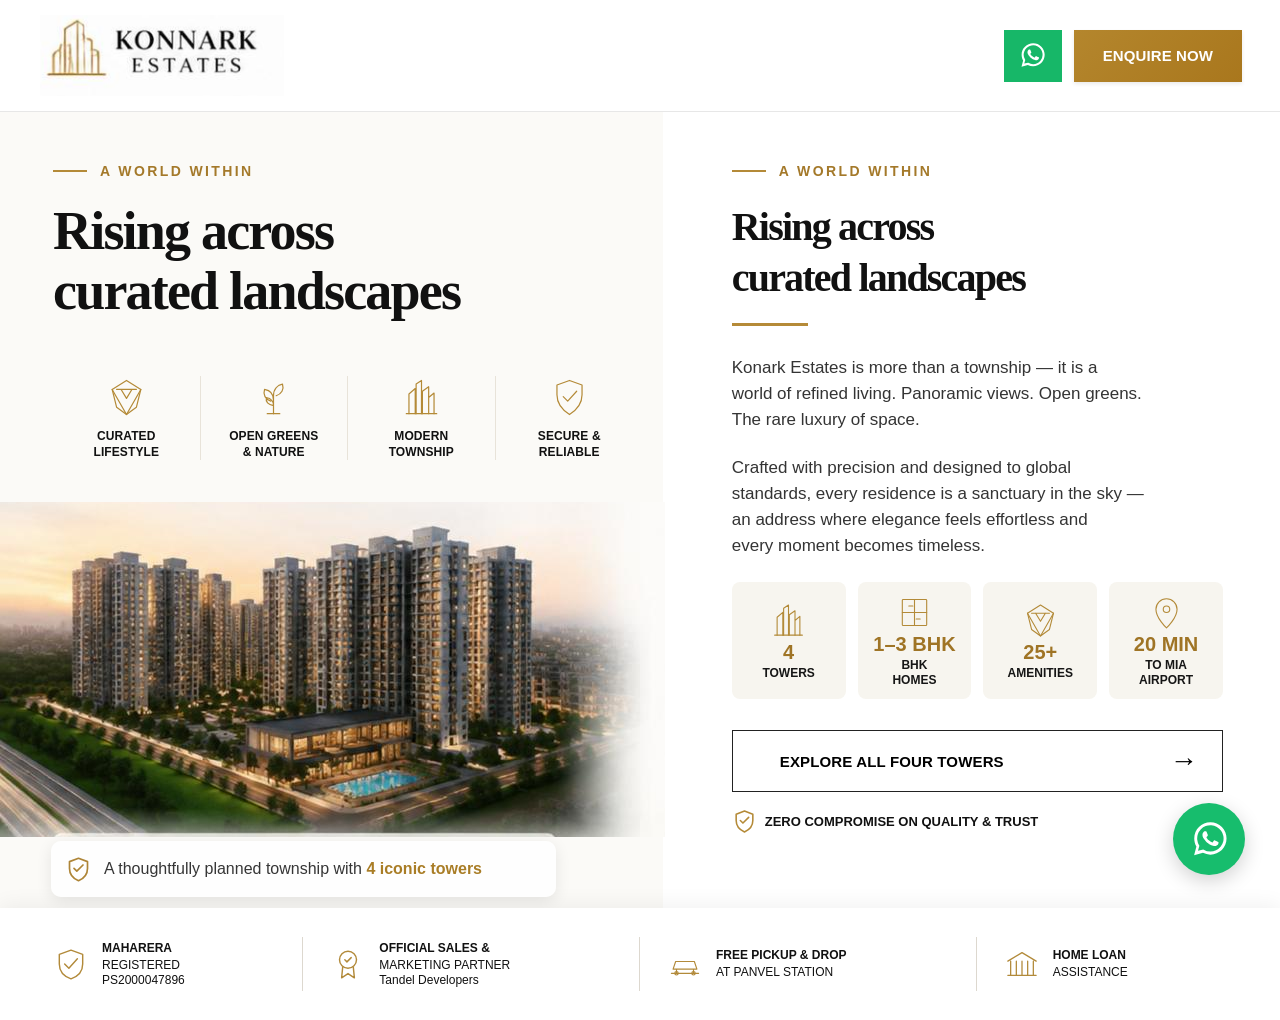
<file: index.html>
<!DOCTYPE html>
<html lang="en">
<head>
  <meta charset="UTF-8">
  <meta name="viewport" content="width=device-width, initial-scale=1.0">
  <title>Konark Estates — A World Within</title>
  <link rel="stylesheet" href="style.css">
</head>
<body>
  <header class="site-header">
    <a class="brand" href="#" aria-label="Konark Estates home">
      <img src="assets/logo.png" alt="Konark Estates">
    </a>

    <div class="header-actions">
      <a class="top-whatsapp" href="https://wa.me/" aria-label="WhatsApp">
        <svg viewBox="0 0 24 24" aria-hidden="true">
          <path d="M20.5 3.5A11.1 11.1 0 0 0 12.62.25C6.52.25 1.55 5.21 1.55 11.31c0 1.95.51 3.85 1.47 5.53L1.45 22.75l6.05-1.59a11.1 11.1 0 0 0 5.12 1.23h.01c6.1 0 11.06-4.96 11.06-11.06 0-2.96-1.15-5.74-3.19-7.83ZM12.63 20.3h-.01a9.02 9.02 0 0 1-4.6-1.26l-.33-.2-3.59.94.96-3.5-.21-.36a9.05 9.05 0 1 1 7.78 4.38Zm4.96-6.78c-.27-.14-1.61-.8-1.86-.89-.25-.09-.43-.14-.61.14-.18.27-.7.89-.86 1.07-.16.18-.32.2-.59.07-.27-.14-1.13-.42-2.15-1.34-.79-.7-1.33-1.57-1.49-1.84-.16-.27-.02-.42.12-.56.12-.12.27-.32.41-.48.14-.16.18-.27.27-.45.09-.18.05-.34-.02-.48-.07-.14-.61-1.48-.84-2.03-.22-.53-.45-.46-.61-.47h-.52c-.18 0-.48.07-.73.34-.25.27-.95.93-.95 2.27s.97 2.63 1.11 2.81c.14.18 1.91 2.91 4.62 4.08.65.28 1.16.45 1.56.57.65.21 1.24.18 1.7.11.52-.08 1.61-.66 1.84-1.3.23-.64.23-1.18.16-1.3-.07-.11-.25-.18-.52-.32Z"/>
        </svg>
      </a>
      <button class="enquire-btn" id="enquireBtn">ENQUIRE NOW</button>
    </div>
  </header>

  <main>
    <section class="hero-grid">
      <div class="hero-left">
        <div class="eyebrow"><span></span>A WORLD WITHIN</div>
        <h1>Rising across<br>curated landscapes</h1>

        <div class="feature-row">
          <div class="feature">
            <svg viewBox="0 0 48 48" aria-hidden="true">
              <path d="M24 5 8 15l5 20 11 8 11-8 5-20L24 5Z"/>
              <path d="m8 15 16 28 16-28M13 15h22M18 15l6 10 6-10"/>
            </svg>
            <strong>CURATED<br>LIFESTYLE</strong>
          </div>
          <div class="feature">
            <svg viewBox="0 0 48 48" aria-hidden="true">
              <path d="M24 42V22M24 22c0-8 5-12 10-13 2 6-1 11-7 13M24 27c0-7-4-11-10-12-2 6 1 11 7 13M24 33c0-5-3-8-8-9-1 5 2 8 8 9"/>
              <path d="M17 42h14"/>
            </svg>
            <strong>OPEN GREENS<br>&amp; NATURE</strong>
          </div>
          <div class="feature">
            <svg viewBox="0 0 48 48" aria-hidden="true">
              <path d="M10 42V20l7-6v28M18 42V9l6-4v37M25 42V17l7-5v30M32 42V24l6-5v23"/>
              <path d="M7 42h34"/>
            </svg>
            <strong>MODERN<br>TOWNSHIP</strong>
          </div>
          <div class="feature">
            <svg viewBox="0 0 48 48" aria-hidden="true">
              <path d="M24 5 38 10v11c0 10-6 17-14 22C16 38 10 31 10 21V10l14-5Z"/>
              <path d="m17 23 5 5 10-11"/>
            </svg>
            <strong>SECURE &amp;<br>RELIABLE</strong>
          </div>
        </div>

        <div class="building-wrap">
          <img src="assets/building.png" alt="Konark Estates towers and landscaped township">
        </div>

        <div class="left-caption">
          <svg viewBox="0 0 24 24" aria-hidden="true">
            <path d="M12 2 20 5v6c0 5.5-3.5 9-8 11-4.5-2-8-5.5-8-11V5l8-3Z"/>
            <path d="m8 11 2.5 2.5L16 8"/>
          </svg>
          <span>A thoughtfully planned township with <b>4 iconic towers</b></span>
        </div>
      </div>

      <div class="hero-right">
        <div class="eyebrow"><span></span>A WORLD WITHIN</div>
        <h2>Rising across<br>curated landscapes</h2>
        <div class="gold-rule"></div>

        <div class="copy">
          <p>Konark Estates is more than a township — it is a<br class="desktop"> world of refined living. Panoramic views. Open greens.<br class="desktop"> The rare luxury of space.</p>
          <p>Crafted with precision and designed to global<br class="desktop"> standards, every residence is a sanctuary in the sky —<br class="desktop"> an address where elegance feels effortless and<br class="desktop"> every moment becomes timeless.</p>
        </div>

        <div class="stats">
          <div class="stat">
            <svg viewBox="0 0 48 48"><path d="M10 42V20l7-6v28M18 42V9l6-4v37M25 42V17l7-5v30M32 42V24l6-5v23"/><path d="M7 42h34"/></svg>
            <b>4</b><span>TOWERS</span>
          </div>
          <div class="stat">
            <svg viewBox="0 0 48 48"><rect x="9" y="8" width="30" height="32" rx="1"/><path d="M24 8v32M9 24h30M17 16h5M26 32h5"/></svg>
            <b>1–3 BHK</b><span>BHK<br>HOMES</span>
          </div>
          <div class="stat">
            <svg viewBox="0 0 48 48"><path d="M24 5 8 15l5 20 11 8 11-8 5-20L24 5Z"/><path d="m8 15 16 28 16-28M13 15h22M18 15l6 10 6-10"/></svg>
            <b>25+</b><span>AMENITIES</span>
          </div>
          <div class="stat">
            <svg viewBox="0 0 48 48"><path d="M24 43s13-12 13-23a13 13 0 1 0-26 0c0 11 13 23 13 23Z"/><circle cx="24" cy="20" r="4"/></svg>
            <b>20 MIN</b><span>TO MIA<br>AIRPORT</span>
          </div>
        </div>

        <button class="explore-btn" id="exploreBtn">
          <span>EXPLORE ALL FOUR TOWERS</span>
          <span class="arrow">→</span>
        </button>

        <div class="trust">
          <svg viewBox="0 0 24 24"><path d="M12 2 20 5v6c0 5.5-3.5 9-8 11-4.5-2-8-5.5-8-11V5l8-3Z"/><path d="m8 11 2.5 2.5L16 8"/></svg>
          <b>ZERO COMPROMISE ON QUALITY &amp; TRUST</b>
        </div>
      </div>
    </section>

    <section class="bottom-strip">
      <div class="strip-item">
        <svg viewBox="0 0 32 32"><path d="M16 3 27 7v9c0 7-4.8 11.8-11 14-6.2-2.2-11-7-11-14V7l11-4Z"/><path d="m10 16 4 4 8-9"/></svg>
        <div><b>MAHARERA</b><span>REGISTERED<br>PS2000047896</span></div>
      </div>
      <div class="strip-item">
        <svg viewBox="0 0 32 32"><circle cx="16" cy="12" r="8"/><path d="m11 19-1 10 6-4 6 4-1-10M13 12l2 2 4-4"/></svg>
        <div><b>OFFICIAL SALES &amp;</b><span>MARKETING PARTNER<br>Tandel Developers</span></div>
      </div>
      <div class="strip-item">
        <svg viewBox="0 0 40 32"><path d="M6 22h28l-3-9H9l-3 9ZM10 22v5M30 22v5M4 27h32"/><circle cx="10" cy="27" r="2"/><circle cx="30" cy="27" r="2"/></svg>
        <div><b>FREE PICKUP &amp; DROP</b><span>AT PANVEL STATION</span></div>
      </div>
      <div class="strip-item">
        <svg viewBox="0 0 36 32"><path d="M3 13 18 4l15 9M6 13v15h24V13M12 13v15M18 13v15M24 13v15M3 28h30"/></svg>
        <div><b>HOME LOAN</b><span>ASSISTANCE</span></div>
      </div>
    </section>
  </main>

  <a class="floating-wa" href="https://wa.me/" aria-label="Chat on WhatsApp">
    <svg viewBox="0 0 24 24">
      <path d="M20.5 3.5A11.1 11.1 0 0 0 12.62.25C6.52.25 1.55 5.21 1.55 11.31c0 1.95.51 3.85 1.47 5.53L1.45 22.75l6.05-1.59a11.1 11.1 0 0 0 5.12 1.23h.01c6.1 0 11.06-4.96 11.06-11.06 0-2.96-1.15-5.74-3.19-7.83ZM12.63 20.3h-.01a9.02 9.02 0 0 1-4.6-1.26l-.33-.2-3.59.94.96-3.5-.21-.36a9.05 9.05 0 1 1 7.78 4.38Zm4.96-6.78c-.27-.14-1.61-.8-1.86-.89-.25-.09-.43-.14-.61.14-.18.27-.7.89-.86 1.07-.16.18-.32.2-.59.07-.27-.14-1.13-.42-2.15-1.34-.79-.7-1.33-1.57-1.49-1.84-.16-.27-.02-.42.12-.56.12-.12.27-.32.41-.48.14-.16.18-.27.27-.45.09-.18.05-.34-.02-.48-.07-.14-.61-1.48-.84-2.03-.22-.53-.45-.46-.61-.47h-.52c-.18 0-.48.07-.73.34-.25.27-.95.93-.95 2.27s.97 2.63 1.11 2.81c.14.18 1.91 2.91 4.62 4.08.65.28 1.16.45 1.56.57.65.21 1.24.18 1.7.11.52-.08 1.61-.66 1.84-1.3.23-.64.23-1.18.16-1.3-.07-.11-.25-.18-.52-.32Z"/>
    </svg>
  </a>

  <div class="modal" id="modal" aria-hidden="true">
    <div class="modal-card">
      <button class="modal-close" id="closeModal" aria-label="Close">×</button>
      <div class="eyebrow"><span></span>ENQUIRE NOW</div>
      <h3>Reserve your conversation.</h3>
      <p>Share your details and our sales team will get in touch.</p>
      <form id="enquiryForm">
        <input type="text" placeholder="Your name" required>
        <input type="tel" placeholder="Mobile number" required>
        <button type="submit">SUBMIT ENQUIRY</button>
      </form>
    </div>
  </div>

  <script src="script.js"></script>
</body>
</html>
</file>
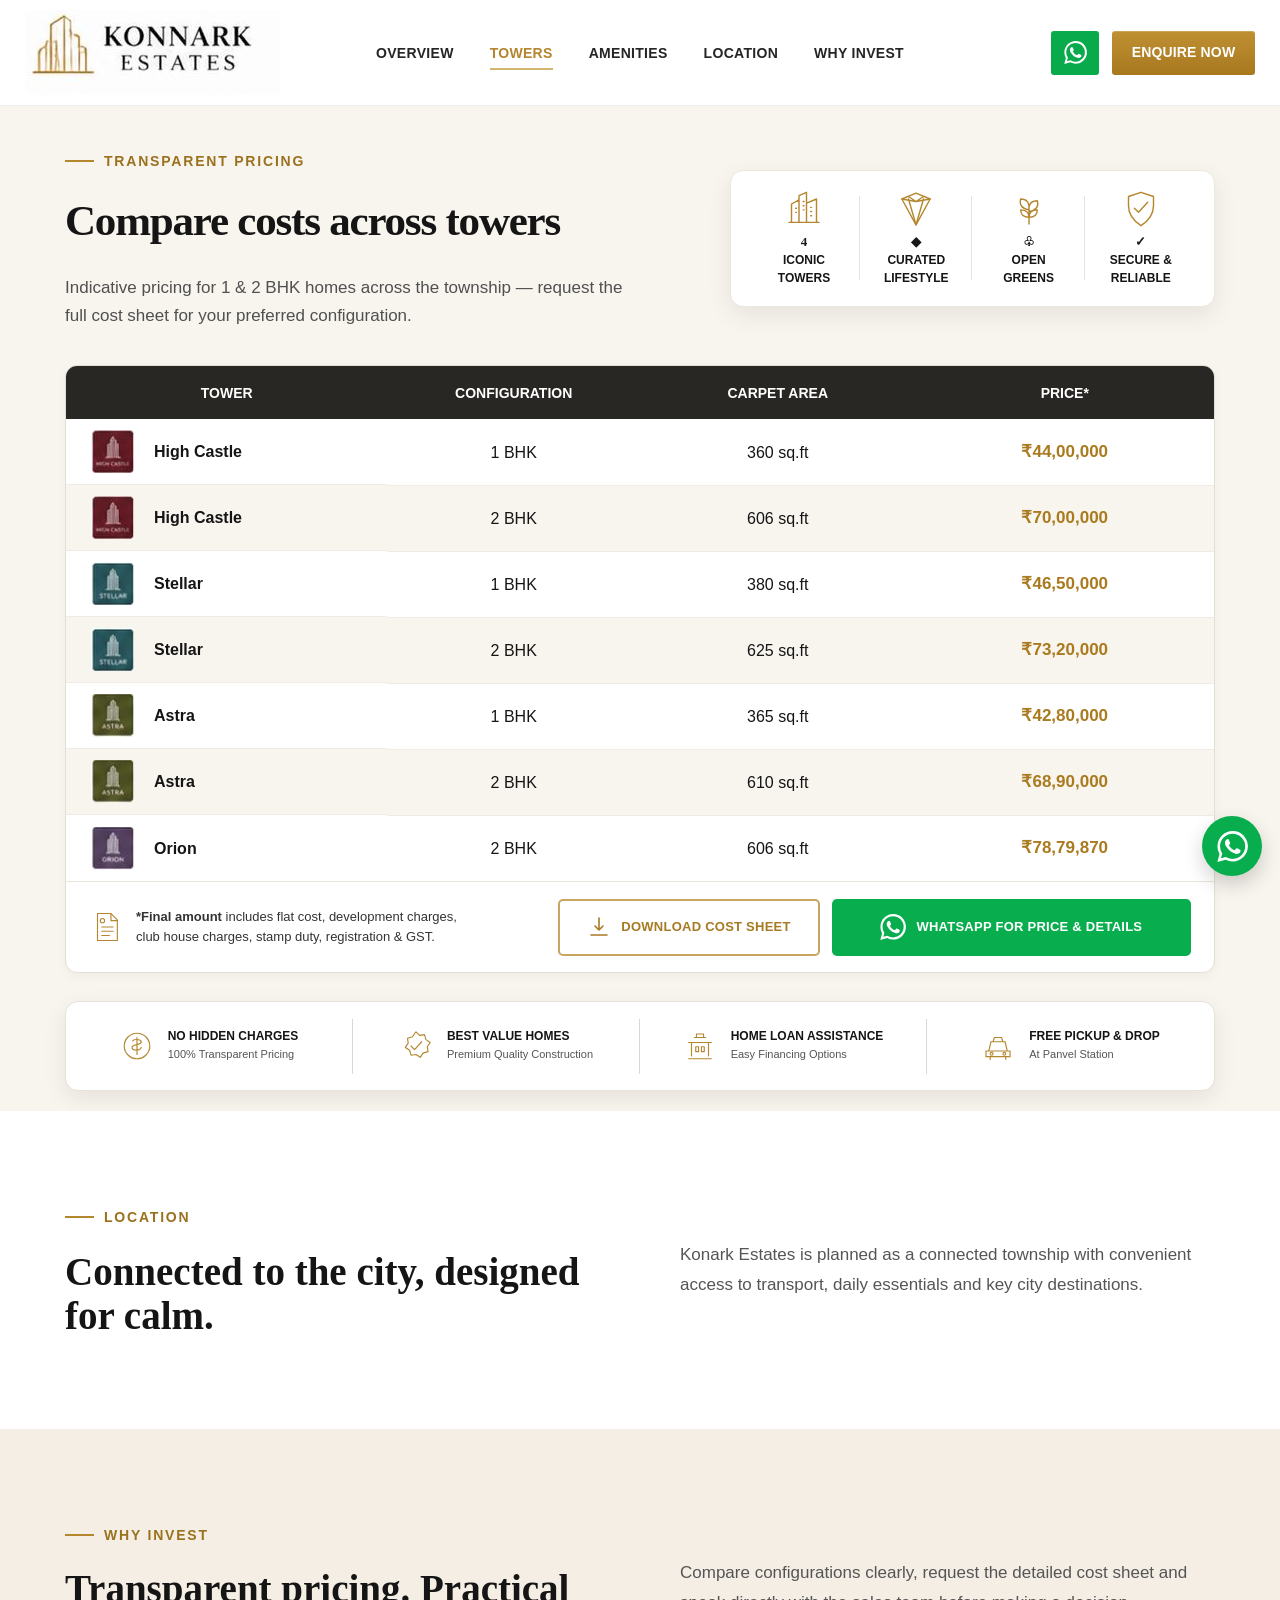
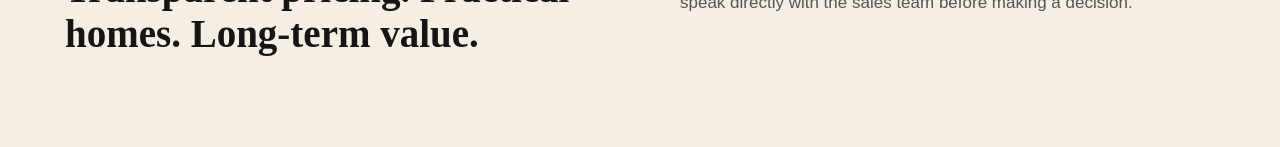
<file: price.html>
<!DOCTYPE html>
<html lang="en">
<head>
  <meta charset="UTF-8" />
  <meta name="viewport" content="width=device-width, initial-scale=1.0" />
  <meta name="description" content="Konark Estates - transparent pricing across towers." />
  <title>Konark Estates | Transparent Pricing</title>
  <link rel="stylesheet" href="price.css" />
</head>
<body>

  <!-- HEADER -->
  <header class="site-header" id="siteHeader">
    <div class="header-inner">

      <a class="brand" href="#overview" aria-label="Konark Estates home">
        <img class="brand-logo" src="assets/konark-estates-logo.png" alt="Konark Estates" />
      </a>

      <nav class="main-nav" id="mainNav" aria-label="Primary navigation">
        <a href="#overview"><span class="nav-label">OVERVIEW</span><span class="nav-plus" aria-hidden="true">+</span></a>
        <a href="#towers" class="active"><span class="nav-label">TOWERS</span><span class="nav-plus" aria-hidden="true">+</span></a>
        <a href="#amenities"><span class="nav-label">AMENITIES</span><span class="nav-plus" aria-hidden="true">+</span></a>
        <a href="#location"><span class="nav-label">LOCATION</span><span class="nav-plus" aria-hidden="true">+</span></a>
        <a href="#why-invest"><span class="nav-label">WHY INVEST</span><span class="nav-plus" aria-hidden="true">+</span></a>
      </nav>

      <div class="header-actions">
        <a class="whatsapp-btn header-whatsapp" href="https://wa.me/919999999999?text=Hi%20Konark%20Estates%2C%20I%20want%20price%20and%20project%20details." target="_blank" rel="noopener" aria-label="WhatsApp">
          <svg viewBox="0 0 24 24" aria-hidden="true"><path d="M20.5 3.5A11.7 11.7 0 0 0 12.16.08C5.68.08.4 5.36.4 11.84c0 2.08.54 4.11 1.56 5.9L.3 23.92l6.32-1.66a11.72 11.72 0 0 0 5.54 1.39h.01c6.47 0 11.75-5.28 11.75-11.76 0-3.14-1.22-6.09-3.42-8.39ZM12.17 21.62h-.01a9.76 9.76 0 0 1-4.98-1.36l-.36-.21-3.75.99 1-3.65-.23-.38a9.75 9.75 0 0 1-1.5-5.17c0-5.37 4.37-9.74 9.75-9.74 2.6 0 5.05 1.01 6.89 2.85a9.69 9.69 0 0 1 2.84 6.9c0 5.39-4.37 9.77-9.65 9.77Zm5.35-7.31c-.29-.15-1.72-.85-1.99-.94-.27-.1-.47-.15-.67.15-.2.29-.77.94-.95 1.14-.17.2-.35.22-.64.07-.29-.15-1.23-.45-2.34-1.43-.86-.76-1.44-1.7-1.61-1.99-.17-.29-.02-.45.13-.6.13-.13.29-.35.44-.52.15-.17.2-.29.3-.49.1-.2.05-.37-.02-.52-.07-.15-.67-1.61-.92-2.2-.24-.58-.49-.5-.67-.51h-.57c-.2 0-.52.07-.79.37-.27.29-1.04 1.02-1.04 2.48s1.07 2.88 1.22 3.08c.15.2 2.1 3.21 5.09 4.5.71.31 1.26.5 1.69.64.71.23 1.36.2 1.87.12.57-.09 1.72-.7 1.96-1.37.24-.67.24-1.24.17-1.37-.07-.12-.27-.2-.56-.35Z" fill="currentColor"/></svg>
        </a>
        <button class="enquire-btn" type="button" data-open-modal>ENQUIRE NOW</button>
        <button class="menu-toggle" type="button" aria-label="Open navigation" aria-expanded="false" aria-controls="mainNav">
          <span></span><span></span><span></span>
        </button>
      </div>
    </div>
  </header>

  <main>

    <!-- SMALL INTRO / ANCHOR -->
    <section class="intro-section" id="overview">
      <div class="container">
        <span class="eyebrow"><i></i> TRANSPARENT PRICING</span>
        <h1>Compare costs across towers</h1>
        <p class="intro-copy">Indicative pricing for 1 &amp; 2 BHK homes across the township —<br class="desktop-only" /> request the full cost sheet for your preferred configuration.</p>
      </div>
    </section>

    <!-- PRICING -->
    <section class="pricing-section" id="towers">
      <div class="container">
        <div class="pricing-top">

          <div class="pricing-heading">
            <span class="eyebrow"><i></i> TRANSPARENT PRICING</span>
            <h2>Compare costs across towers</h2>
            <p>Indicative pricing for 1 &amp; 2 BHK homes across the township — request the full cost sheet for your preferred configuration.</p>
          </div>

          <div class="feature-card">
            <div class="feature">
              <svg viewBox="0 0 48 48" aria-hidden="true">
                <path d="M9 40V18l9-5v27M18 40V8l9-4v36M27 40V17l12-5v28M6 40h36" />
                <path d="M14 23h1M14 28h1M23 15h1M23 20h1M23 25h1M32 22h1M32 27h1M32 32h1" />
              </svg>
              <strong>4</strong><b>ICONIC<br />TOWERS</b>
            </div>
            <div class="feature">
              <svg viewBox="0 0 48 48" aria-hidden="true">
                <path d="m24 5 17 7-17 31L7 12l17-7Z" />
                <path d="m7 12 17 3 17-3M15 9l9 6 9-6M15 12l9 31 9-31" />
              </svg>
              <strong>◆</strong><b>CURATED<br />LIFESTYLE</b>
            </div>
            <div class="feature">
              <svg viewBox="0 0 48 48" aria-hidden="true">
                <path d="M24 42V25M24 25c-8-1-12-6-10-13 7 0 11 4 10 13Zm0 2c8-1 12-6 10-13-7 0-11 4-10 13ZM24 34c-6 0-10-3-10-9 6 0 10 3 10 9Zm0 0c6 0 10-3 10-9-6 0-10 3-10 9Z" />
              </svg>
              <strong>♧</strong><b>OPEN<br />GREENS</b>
            </div>
            <div class="feature">
              <svg viewBox="0 0 48 48" aria-hidden="true">
                <path d="M24 4 39 9v11c0 10-6 18-15 24C15 38 9 30 9 20V9l15-5Z" />
                <path d="m16 23 5 5 11-12" />
              </svg>
              <strong>✓</strong><b>SECURE &amp;<br />RELIABLE</b>
            </div>
          </div>
        </div>

        <div class="table-card">
          <div class="pricing-table-wrap" role="region" aria-label="Tower pricing table" tabindex="0">
            <table class="pricing-table">
              <thead>
                <tr>
                  <th>TOWER</th>
                  <th>CONFIGURATION</th>
                  <th>CARPET AREA</th>
                  <th>PRICE*</th>
                </tr>
              </thead>
              <tbody>
                <tr>
                  <td><img class="tower-badge" src="assets/high-castle.png" alt="High Castle" /><strong>High Castle</strong></td>
                  <td>1 BHK</td>
                  <td>360 sq.ft</td>
                  <td class="price">₹44,00,000</td>
                </tr>
                <tr>
                  <td><img class="tower-badge" src="assets/high-castle.png" alt="High Castle" /><strong>High Castle</strong></td>
                  <td>2 BHK</td>
                  <td>606 sq.ft</td>
                  <td class="price">₹70,00,000</td>
                </tr>
                <tr>
                  <td><img class="tower-badge" src="assets/stellar.png" alt="Stellar" /><strong>Stellar</strong></td>
                  <td>1 BHK</td>
                  <td>380 sq.ft</td>
                  <td class="price">₹46,50,000</td>
                </tr>
                <tr>
                  <td><img class="tower-badge" src="assets/stellar.png" alt="Stellar" /><strong>Stellar</strong></td>
                  <td>2 BHK</td>
                  <td>625 sq.ft</td>
                  <td class="price">₹73,20,000</td>
                </tr>
                <tr>
                  <td><img class="tower-badge" src="assets/astra.png" alt="Astra" /><strong>Astra</strong></td>
                  <td>1 BHK</td>
                  <td>365 sq.ft</td>
                  <td class="price">₹42,80,000</td>
                </tr>
                <tr>
                  <td><img class="tower-badge" src="assets/astra.png" alt="Astra" /><strong>Astra</strong></td>
                  <td>2 BHK</td>
                  <td>610 sq.ft</td>
                  <td class="price">₹68,90,000</td>
                </tr>
                <tr>
                  <td><img class="tower-badge" src="assets/orion.png" alt="Orion" /><strong>Orion</strong></td>
                  <td>2 BHK</td>
                  <td>606 sq.ft</td>
                  <td class="price">₹78,79,870</td>
                </tr>
              </tbody>
            </table>
          </div>

          <div class="table-footer">
            <div class="cost-note">
              <svg viewBox="0 0 48 48" aria-hidden="true">
                <path d="M12 5h19l9 9v29H12V5Z" />
                <path d="M31 5v10h9M18 24h16M18 30h16M18 36h11" />
                <circle cx="19" cy="15" r="3" />
              </svg>
              <p><strong>*Final amount</strong> includes flat cost, development charges,<br class="desktop-only" /> club house charges, stamp duty, registration &amp; GST.</p>
            </div>

            <button class="download-btn" id="downloadCostSheet" type="button">
              <svg viewBox="0 0 24 24" aria-hidden="true"><path d="M12 3v12m0 0 4-4m-4 4-4-4M4 20h16" /></svg>
              DOWNLOAD COST SHEET
            </button>

            <a class="whatsapp-wide" href="https://wa.me/919999999999?text=Hi%20Konark%20Estates%2C%20please%20share%20price%20%26%20details." target="_blank" rel="noopener">
              <svg viewBox="0 0 24 24" aria-hidden="true"><path d="M20.5 3.5A11.7 11.7 0 0 0 12.16.08C5.68.08.4 5.36.4 11.84c0 2.08.54 4.11 1.56 5.9L.3 23.92l6.32-1.66a11.72 11.72 0 0 0 5.54 1.39h.01c6.47 0 11.75-5.28 11.75-11.76 0-3.14-1.22-6.09-3.42-8.39ZM12.17 21.62h-.01a9.76 9.76 0 0 1-4.98-1.36l-.36-.21-3.75.99 1-3.65-.23-.38a9.75 9.75 0 0 1-1.5-5.17c0-5.37 4.37-9.74 9.75-9.74 2.6 0 5.05 1.01 6.89 2.85a9.69 9.69 0 0 1 2.84 6.9c0 5.39-4.37 9.77-9.65 9.77Zm5.35-7.31c-.29-.15-1.72-.85-1.99-.94-.27-.1-.47-.15-.67.15-.2.29-.77.94-.95 1.14-.17.2-.35.22-.64.07-.29-.15-1.23-.45-2.34-1.43-.86-.76-1.44-1.7-1.61-1.99-.17-.29-.02-.45.13-.6.13-.13.29-.35.44-.52.15-.17.2-.29.3-.49.1-.2.05-.37-.02-.52-.07-.15-.67-1.61-.92-2.2-.24-.58-.49-.5-.67-.51h-.57c-.2 0-.52.07-.79.37-.27.29-1.04 1.02-1.04 2.48s1.07 2.88 1.22 3.08c.15.2 2.1 3.21 5.09 4.5.71.31 1.26.5 1.69.64.71.23 1.36.2 1.87.12.57-.09 1.72-.7 1.96-1.37.24-.67.24-1.24.17-1.37-.07-.12-.27-.2-.56-.35Z" fill="currentColor"/></svg>
              WHATSAPP FOR PRICE &amp; DETAILS
            </a>
          </div>
        </div>

        <div class="benefit-strip" id="amenities">
          <div class="benefit">
            <svg viewBox="0 0 48 48" aria-hidden="true"><circle cx="24" cy="24" r="18"/><path d="M24 12v24M18 17c1-3 11-3 12 1 1 5-13 3-13 8 0 5 12 5 13 0"/></svg>
            <div><strong>NO HIDDEN CHARGES</strong><span>100% Transparent Pricing</span></div>
          </div>
          <div class="benefit">
            <svg viewBox="0 0 48 48" aria-hidden="true"><path d="m24 4 5 5 7-1 2 7 6 4-4 6 1 7-7 2-4 6-6-4-7 1-2-7-6-4 4-6-1-7 7-2 4-6Z"/><path d="m17 24 5 5 10-11"/></svg>
            <div><strong>BEST VALUE HOMES</strong><span>Premium Quality Construction</span></div>
          </div>
          <div class="benefit">
            <svg viewBox="0 0 48 48" aria-hidden="true"><path d="M8 42h32M12 38V19h24v19M8 19h32M16 12h16M19 12V7h10v5M18 25h4v7h-4zM26 25h4v7h-4z"/></svg>
            <div><strong>HOME LOAN ASSISTANCE</strong><span>Easy Financing Options</span></div>
          </div>
          <div class="benefit">
            <svg viewBox="0 0 48 48" aria-hidden="true"><path d="M7 31h34v8H7zM11 31l3-13h20l3 13M17 18l2-6h10l2 6M13 39v4M35 39v4"/><circle cx="15" cy="35" r="2"/><circle cx="33" cy="35" r="2"/></svg>
            <div><strong>FREE PICKUP &amp; DROP</strong><span>At Panvel Station</span></div>
          </div>
        </div>
      </div>
    </section>

    <!-- LIGHTWEIGHT ANCHOR SECTIONS SO NAVIGATION IS FUNCTIONAL -->
    <section class="info-section" id="location">
      <div class="container info-grid">
        <div>
          <span class="eyebrow"><i></i> LOCATION</span>
          <h2>Connected to the city, designed for calm.</h2>
        </div>
        <p>Konark Estates is planned as a connected township with convenient access to transport, daily essentials and key city destinations.</p>
      </div>
    </section>

    <section class="info-section alt" id="why-invest">
      <div class="container info-grid">
        <div>
          <span class="eyebrow"><i></i> WHY INVEST</span>
          <h2>Transparent pricing. Practical homes. Long-term value.</h2>
        </div>
        <p>Compare configurations clearly, request the detailed cost sheet and speak directly with the sales team before making a decision.</p>
      </div>
    </section>

  </main>

  <!-- FLOATING WHATSAPP -->
  <a class="floating-whatsapp" href="https://wa.me/919999999999?text=Hi%20Konark%20Estates%2C%20I%20need%20project%20details." target="_blank" rel="noopener" aria-label="Chat on WhatsApp">
    <svg viewBox="0 0 24 24" aria-hidden="true"><path d="M20.5 3.5A11.7 11.7 0 0 0 12.16.08C5.68.08.4 5.36.4 11.84c0 2.08.54 4.11 1.56 5.9L.3 23.92l6.32-1.66a11.72 11.72 0 0 0 5.54 1.39h.01c6.47 0 11.75-5.28 11.75-11.76 0-3.14-1.22-6.09-3.42-8.39ZM12.17 21.62h-.01a9.76 9.76 0 0 1-4.98-1.36l-.36-.21-3.75.99 1-3.65-.23-.38a9.75 9.75 0 0 1-1.5-5.17c0-5.37 4.37-9.74 9.75-9.74 2.6 0 5.05 1.01 6.89 2.85a9.69 9.69 0 0 1 2.84 6.9c0 5.39-4.37 9.77-9.65 9.77Zm5.35-7.31c-.29-.15-1.72-.85-1.99-.94-.27-.1-.47-.15-.67.15-.2.29-.77.94-.95 1.14-.17.2-.35.22-.64.07-.29-.15-1.23-.45-2.34-1.43-.86-.76-1.44-1.7-1.61-1.99-.17-.29-.02-.45.13-.6.13-.13.29-.35.44-.52.15-.17.2-.29.3-.49.1-.2.05-.37-.02-.52-.07-.15-.67-1.61-.92-2.2-.24-.58-.49-.5-.67-.51h-.57c-.2 0-.52.07-.79.37-.27.29-1.04 1.02-1.04 2.48s1.07 2.88 1.22 3.08c.15.2 2.1 3.21 5.09 4.5.71.31 1.26.5 1.69.64.71.23 1.36.2 1.87.12.57-.09 1.72-.7 1.96-1.37.24-.67.24-1.24.17-1.37-.07-.12-.27-.2-.56-.35Z" fill="currentColor"/></svg>
  </a>

  <!-- ENQUIRY MODAL -->
  <div class="modal" id="enquiryModal" aria-hidden="true">
    <div class="modal-backdrop" data-close-modal></div>
    <div class="modal-dialog" role="dialog" aria-modal="true" aria-labelledby="modalTitle">
      <button class="modal-close" type="button" data-close-modal aria-label="Close">×</button>
      <span class="eyebrow"><i></i> ENQUIRE NOW</span>
      <h2 id="modalTitle">Get the full cost sheet</h2>
      <p>Share your details and our team will contact you with the preferred configuration and complete pricing.</p>

      <form id="enquiryForm">
        <label>
          Full Name
          <input type="text" id="name" name="name" placeholder="Enter your name" required />
        </label>
        <label>
          Mobile Number
          <input type="tel" id="phone" name="phone" placeholder="10-digit mobile number" pattern="[0-9]{10}" maxlength="10" required />
        </label>
        <label>
          Preferred Configuration
          <select id="configuration" name="configuration">
            <option>1 BHK</option>
            <option>2 BHK</option>
            <option>Not sure yet</option>
          </select>
        </label>
        <button class="submit-btn" type="submit">REQUEST DETAILS</button>
        <p class="form-success" id="formSuccess" role="status"></p>
      </form>
    </div>
  </div>

  <script src="price.js"></script>
</body>
</html>
</file>
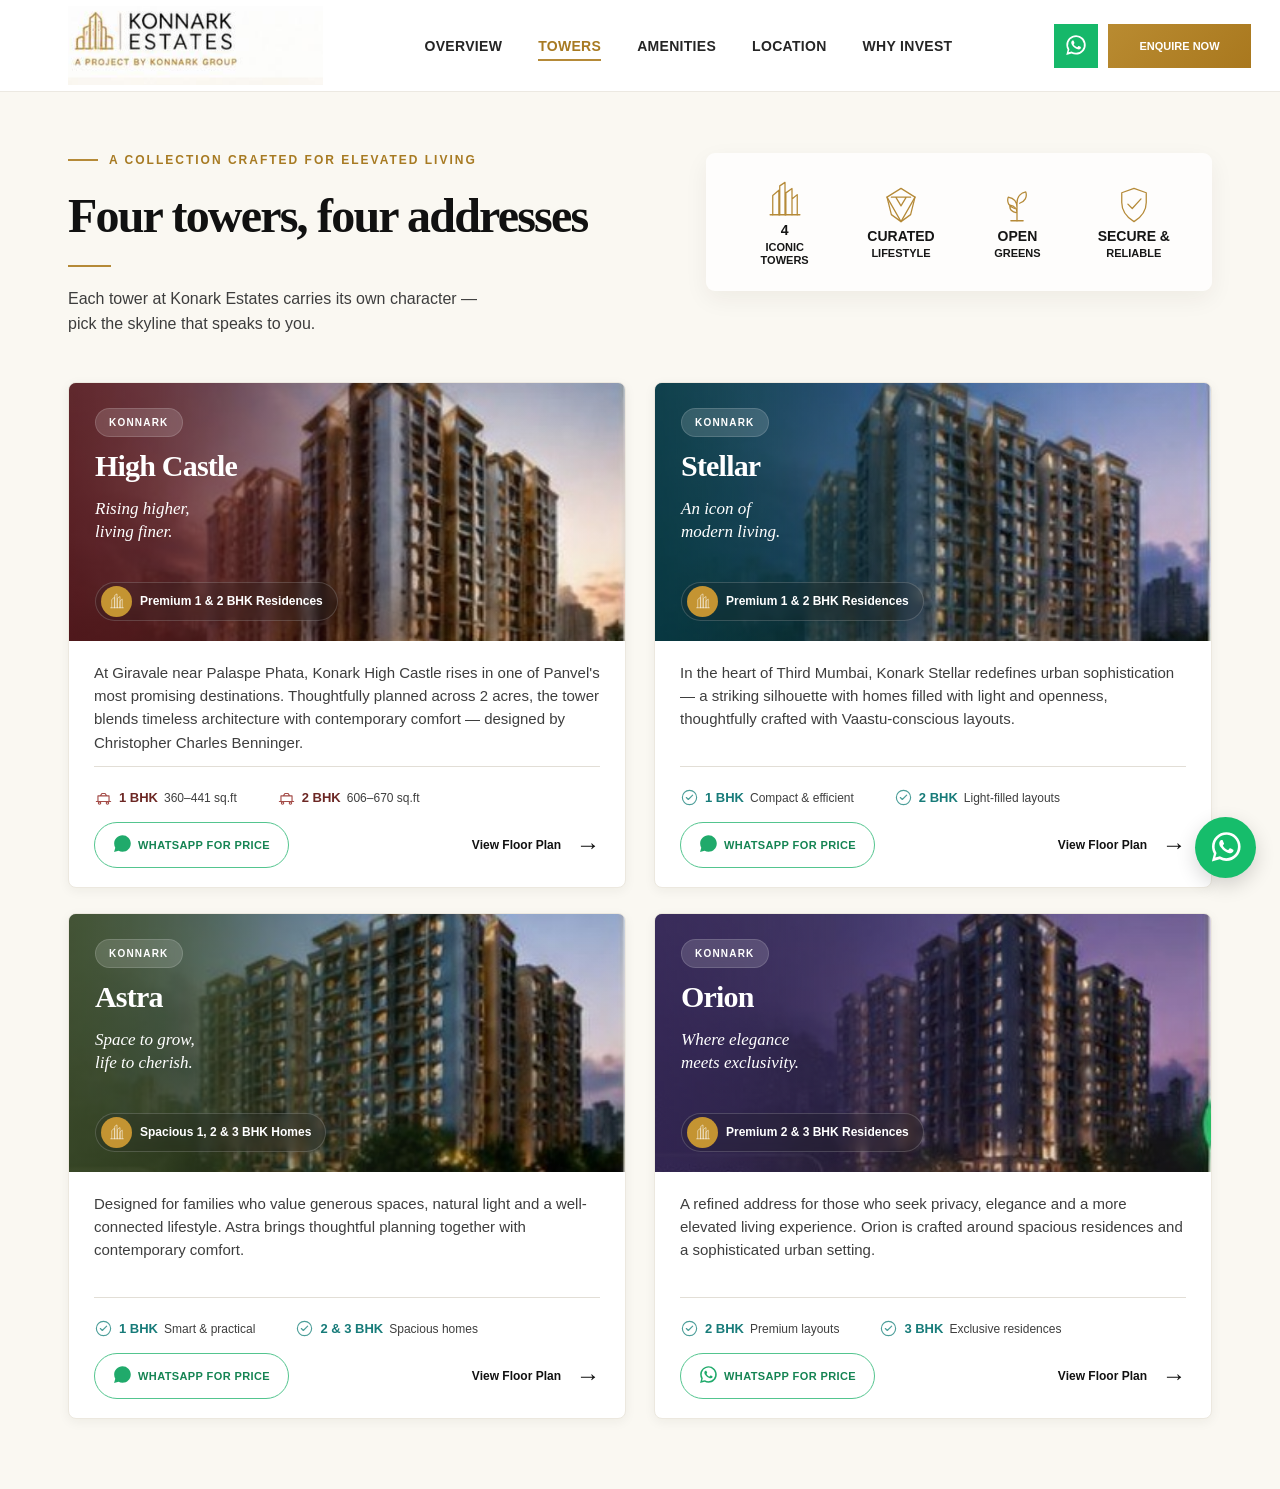
<file: towers.html>
<!DOCTYPE html>
<html lang="en">
<head>
    <meta charset="UTF-8">

    <!-- Mobile screen ke liye important viewport setting -->
    <meta name="viewport" content="width=device-width, initial-scale=1.0">

    <title>KONARK ESTATES || TOWERS</title>

    <!-- Is page ki styling alag CSS file mein hai -->
    <link rel="stylesheet" href="towers.css">
</head>

<body>

    <!-- =====================================================
         HEADER
         Ye website ka top navigation/header hai
         ===================================================== -->

    <header class="site-header">

        <!-- Logo -->
        <a href="#" class="brand" aria-label="Konark Estates">
            <img
                src="assets/konark-logo-full.svg"
                alt="Konark Estates"
            >
        </a>

        <!-- Desktop navigation -->
        <nav class="main-nav" aria-label="Main navigation">

            <a href="#overview">OVERVIEW</a>

            <!-- Current page active hai -->
            <a href="#towers" class="active">TOWERS</a>

            <a href="#amenities">AMENITIES</a>
            <a href="#location">LOCATION</a>
            <a href="#invest">WHY INVEST</a>

        </nav>

        <!-- Header ke right side buttons -->
        <div class="header-actions">

            <a
                href="https://wa.me/"
                class="top-whatsapp"
                aria-label="WhatsApp"
            >
                <svg viewBox="0 0 24 24" aria-hidden="true">
                    <path d="M20.5 3.5A11.1 11.1 0 0 0 12.62.25C6.52.25 1.55 5.21 1.55 11.31c0 1.95.51 3.85 1.47 5.53L1.45 22.75l6.05-1.59a11.1 11.1 0 0 0 5.12 1.23h.01c6.1 0 11.06-4.96 11.06-11.06 0-2.96-1.15-5.74-3.19-7.83ZM12.63 20.3h-.01a9.02 9.02 0 0 1-4.6-1.26l-.33-.2-3.59.94.96-3.5-.21-.36a9.05 9.05 0 1 1 7.78 4.38Zm4.96-6.78c-.27-.14-1.61-.8-1.86-.89-.25-.09-.43-.14-.61.14-.18.27-.7.89-.86 1.07-.16.18-.32.2-.59.07-.27-.14-1.13-.42-2.15-1.34-.79-.7-1.33-1.57-1.49-1.84-.16-.27-.02-.42.12-.56.12-.12.27-.32.41-.48.14-.16.18-.27.27-.45.09-.18.05-.34-.02-.48-.07-.14-.61-1.48-.84-2.03-.22-.53-.45-.46-.61-.47h-.52c-.18 0-.48.07-.73.34-.25.27-.95.93-.95 2.27s.97 2.63 1.11 2.81c.14.18 1.91 2.91 4.62 4.08.65.28 1.16.45 1.56.57.65.21 1.24.18 1.7.11.52-.08 1.61-.66 1.84-1.3.23-.64.23-1.18.16-1.3-.07-.11-.25-.18-.52-.32Z"/>
                </svg>
            </a>

            <button class="enquire-btn" id="enquireBtn">
                ENQUIRE NOW
            </button>

            <!-- Mobile menu button -->
            <button
                class="menu-btn"
                id="menuBtn"
                aria-label="Open menu"
                aria-expanded="false"
            >
                <span></span>
                <span></span>
                <span></span>
            </button>

        </div>

    </header>


    <!-- =====================================================
         MOBILE NAVIGATION
         Desktop par hidden rahega
         ===================================================== -->

    <div class="mobile-menu" id="mobileMenu">

        <a href="#overview">OVERVIEW</a>
        <a href="#towers">TOWERS</a>
        <a href="#amenities">AMENITIES</a>
        <a href="#location">LOCATION</a>
        <a href="#invest">WHY INVEST</a>

        <button class="mobile-enquire" id="mobileEnquire">
            ENQUIRE NOW
        </button>

    </div>


    <!-- =====================================================
         MAIN TOWERS SECTION
         ===================================================== -->

    <main id="towers" class="towers-page">

        <!-- Top introduction area -->
        <section class="towers-intro">

            <div class="intro-content">

                <div class="eyebrow">
                    <span></span>
                    A COLLECTION CRAFTED FOR ELEVATED LIVING
                </div>

                <h1>
                    Four towers, four addresses
                </h1>

                <div class="gold-line"></div>

                <p>
                    Each tower at Konark Estates carries its own character —
                    <br class="desktop-only">
                    pick the skyline that speaks to you.
                </p>

            </div>


            <!-- Top feature box -->
            <div class="feature-box">

                <div class="feature-item">
                    <svg viewBox="0 0 48 48" aria-hidden="true">
                        <path d="M10 42V20l7-6v28M18 42V9l6-4v37M25 42V17l7-5v30M32 42V24l6-5v23"/>
                        <path d="M7 42h34"/>
                    </svg>

                    <strong>4</strong>
                    <span>ICONIC<br>TOWERS</span>
                </div>


                <div class="feature-item">
                    <svg viewBox="0 0 48 48" aria-hidden="true">
                        <path d="M24 5 8 15l5 20 11 8 11-8 5-20L24 5Z"/>
                        <path d="m8 15 16 28 16-28M13 15h22M18 15l6 10 6-10"/>
                    </svg>

                    <strong>CURATED</strong>
                    <span>LIFESTYLE</span>
                </div>


                <div class="feature-item">
                    <svg viewBox="0 0 48 48" aria-hidden="true">
                        <path d="M24 42V22M24 22c0-8 5-12 10-13 2 6-1 11-7 13M24 27c0-7-4-11-10-12-2 6 1 11 7 13M24 33c0-5-3-8-8-9-1 5 2 8 8 9"/>
                        <path d="M17 42h14"/>
                    </svg>

                    <strong>OPEN</strong>
                    <span>GREENS</span>
                </div>


                <div class="feature-item">
                    <svg viewBox="0 0 48 48" aria-hidden="true">
                        <path d="M24 5 38 10v11c0 10-6 17-14 22C16 38 10 31 10 21V10l14-5Z"/>
                        <path d="m17 23 5 5 10-11"/>
                    </svg>

                    <strong>SECURE &amp;</strong>
                    <span>RELIABLE</span>
                </div>

            </div>

        </section>


        <!-- =================================================
             TOWER CARDS
             ================================================= -->

        <section class="tower-grid">


            <!-- ================= HIGH CASTLE ================= -->

            <article class="tower-card">

                <div class="tower-image high-castle">

                    <div class="tower-overlay"></div>

                    <div class="tower-heading">

                        <span class="tower-label">
                            KONNARK
                        </span>

                        <h2>High Castle</h2>

                        <em>
                            Rising higher,<br>
                            living finer.
                        </em>

                    </div>


                    <div class="tower-type">
                        <span class="tower-type-icon">
                            <svg viewBox="0 0 48 48" aria-hidden="true">
                                <path d="M10 42V20l7-6v28M18 42V9l6-4v37M25 42V17l7-5v30M32 42V24l6-5v23"/>
                                <path d="M7 42h34"/>
                            </svg>
                        </span>

                        Premium 1 &amp; 2 BHK Residences
                    </div>

                </div>


                <div class="tower-content">

                    <p class="tower-description">
                        At Giravale near Palaspe Phata, Konark High Castle
                        rises in one of Panvel's most promising destinations.
                        Thoughtfully planned across 2 acres, the tower blends
                        timeless architecture with contemporary comfort —
                        designed by Christopher Charles Benninger.
                    </p>


                    <div class="tower-details">

                        <span>
                            <svg viewBox="0 0 24 24" aria-hidden="true">
                                <path d="M3 17h18M5 17v-7h14v7M8 10l2-3h4l2 3"/>
                                <circle cx="7" cy="19" r="1.5"/>
                                <circle cx="17" cy="19" r="1.5"/>
                            </svg>

                            <b>1 BHK</b>
                            360–441 sq.ft
                        </span>


                        <span>
                            <svg viewBox="0 0 24 24" aria-hidden="true">
                                <path d="M3 17h18M5 17v-7h14v7M8 10l2-3h4l2 3"/>
                                <circle cx="7" cy="19" r="1.5"/>
                                <circle cx="17" cy="19" r="1.5"/>
                            </svg>

                            <b>2 BHK</b>
                            606–670 sq.ft
                        </span>

                    </div>


                    <div class="tower-actions">

                        <button class="price-btn" data-tower="High Castle">
                            <span>
                                <svg viewBox="0 0 24 24" aria-hidden="true">
                                    <path d="M20.5 3.5A11.1 11.1 0 0 0 12.62.25C6.52.25 1.55 5.21 1.55 11.31c0 1.95.51 3.85 1.47 5.53L1.45 22.75l6.05-1.59a11.1 11.1 0 0 0 5.12 1.23h.01c6.1 0 11.06-4.96 11.06-11.06 0-2.96-1.15-5.74-3.19-7.83Z"/>
                                </svg>
                            </span>
                            WHATSAPP FOR PRICE
                        </button>

                        <button class="floor-btn" data-tower="High Castle">
                            View Floor Plan
                            <span>→</span>
                        </button>

                    </div>

                </div>

            </article>


            <!-- ================= STELLAR ================= -->

            <article class="tower-card">

                <div class="tower-image stellar">

                    <div class="tower-overlay"></div>

                    <div class="tower-heading">

                        <span class="tower-label">
                            KONNARK
                        </span>

                        <h2>Stellar</h2>

                        <em>
                            An icon of<br>
                            modern living.
                        </em>

                    </div>


                    <div class="tower-type">
                        <span class="tower-type-icon">
                            <svg viewBox="0 0 48 48" aria-hidden="true">
                                <path d="M10 42V20l7-6v28M18 42V9l6-4v37M25 42V17l7-5v30M32 42V24l6-5v23"/>
                                <path d="M7 42h34"/>
                            </svg>
                        </span>

                        Premium 1 &amp; 2 BHK Residences
                    </div>

                </div>


                <div class="tower-content">

                    <p class="tower-description">
                        In the heart of Third Mumbai, Konark Stellar redefines
                        urban sophistication — a striking silhouette with homes
                        filled with light and openness, thoughtfully crafted
                        with Vaastu-conscious layouts.
                    </p>


                    <div class="tower-details checklist">

                        <span>
                            <svg viewBox="0 0 24 24" aria-hidden="true">
                                <circle cx="12" cy="12" r="9"/>
                                <path d="m8 12 2.5 2.5L16 9"/>
                            </svg>

                            <b>1 BHK</b>
                            Compact &amp; efficient
                        </span>


                        <span>
                            <svg viewBox="0 0 24 24" aria-hidden="true">
                                <circle cx="12" cy="12" r="9"/>
                                <path d="m8 12 2.5 2.5L16 9"/>
                            </svg>

                            <b>2 BHK</b>
                            Light-filled layouts
                        </span>

                    </div>


                    <div class="tower-actions">

                        <button class="price-btn" data-tower="Stellar">
                            <span>
                                <svg viewBox="0 0 24 24" aria-hidden="true">
                                    <path d="M20.5 3.5A11.1 11.1 0 0 0 12.62.25C6.52.25 1.55 5.21 1.55 11.31c0 1.95.51 3.85 1.47 5.53L1.45 22.75l6.05-1.59a11.1 11.1 0 0 0 5.12 1.23h.01c6.1 0 11.06-4.96 11.06-11.06 0-2.96-1.15-5.74-3.19-7.83Z"/>
                                </svg>
                            </span>
                            WHATSAPP FOR PRICE
                        </button>

                        <button class="floor-btn" data-tower="Stellar">
                            View Floor Plan
                            <span>→</span>
                        </button>

                    </div>

                </div>

            </article>


            <!-- ================= ASTRA ================= -->

            <article class="tower-card">

                <div class="tower-image astra">

                    <div class="tower-overlay"></div>

                    <div class="tower-heading">

                        <span class="tower-label">
                            KONNARK
                        </span>

                        <h2>Astra</h2>

                        <em>
                            Space to grow,<br>
                            life to cherish.
                        </em>

                    </div>


                    <div class="tower-type">
                        <span class="tower-type-icon">
                            <svg viewBox="0 0 48 48" aria-hidden="true">
                                <path d="M10 42V20l7-6v28M18 42V9l6-4v37M25 42V17l7-5v30M32 42V24l6-5v23"/>
                                <path d="M7 42h34"/>
                            </svg>
                        </span>

                        Spacious 1, 2 &amp; 3 BHK Homes
                    </div>

                </div>


                <div class="tower-content">

                    <p class="tower-description">
                        Designed for families who value generous spaces,
                        natural light and a well-connected lifestyle.
                        Astra brings thoughtful planning together with
                        contemporary comfort.
                    </p>


                    <div class="tower-details checklist">

                        <span>
                            <svg viewBox="0 0 24 24" aria-hidden="true">
                                <circle cx="12" cy="12" r="9"/>
                                <path d="m8 12 2.5 2.5L16 9"/>
                            </svg>

                            <b>1 BHK</b>
                            Smart &amp; practical
                        </span>


                        <span>
                            <svg viewBox="0 0 24 24" aria-hidden="true">
                                <circle cx="12" cy="12" r="9"/>
                                <path d="m8 12 2.5 2.5L16 9"/>
                            </svg>

                            <b>2 &amp; 3 BHK</b>
                            Spacious homes
                        </span>

                    </div>


                    <div class="tower-actions">

                        <button class="price-btn" data-tower="Astra">
                            <span>
                                <svg viewBox="0 0 24 24" aria-hidden="true">
                                    <path d="M20.5 3.5A11.1 11.1 0 0 0 12.62.25C6.52.25 1.55 5.21 1.55 11.31c0 1.95.51 3.85 1.47 5.53L1.45 22.75l6.05-1.59a11.1 11.1 0 0 0 5.12 1.23h.01c6.1 0 11.06-4.96 11.06-11.06 0-2.96-1.15-5.74-3.19-7.83Z"/>
                                </svg>
                            </span>
                            WHATSAPP FOR PRICE
                        </button>

                        <button class="floor-btn" data-tower="Astra">
                            View Floor Plan
                            <span>→</span>
                        </button>

                    </div>

                </div>

            </article>


            <!-- ================= ORION ================= -->

            <article class="tower-card">

                <div class="tower-image orion">

                    <div class="tower-overlay"></div>

                    <div class="tower-heading">

                        <span class="tower-label">
                            KONNARK
                        </span>

                        <h2>Orion</h2>

                        <em>
                            Where elegance<br>
                            meets exclusivity.
                        </em>

                    </div>


                    <div class="tower-type">
                        <span class="tower-type-icon">
                            <svg viewBox="0 0 48 48" aria-hidden="true">
                                <path d="M10 42V20l7-6v28M18 42V9l6-4v37M25 42V17l7-5v30M32 42V24l6-5v23"/>
                                <path d="M7 42h34"/>
                            </svg>
                        </span>

                        Premium 2 &amp; 3 BHK Residences
                    </div>

                </div>


                <div class="tower-content">

                    <p class="tower-description">
                        A refined address for those who seek privacy,
                        elegance and a more elevated living experience.
                        Orion is crafted around spacious residences
                        and a sophisticated urban setting.
                    </p>


                    <div class="tower-details checklist">

                        <span>
                            <svg viewBox="0 0 24 24" aria-hidden="true">
                                <circle cx="12" cy="12" r="9"/>
                                <path d="m8 12 2.5 2.5L16 9"/>
                            </svg>

                            <b>2 BHK</b>
                            Premium layouts
                        </span>


                        <span>
                            <svg viewBox="0 0 24 24" aria-hidden="true">
                                <circle cx="12" cy="12" r="9"/>
                                <path d="m8 12 2.5 2.5L16 9"/>
                            </svg>

                            <b>3 BHK</b>
                            Exclusive residences
                        </span>

                    </div>


                    <div class="tower-actions">

                        <button class="price-btn" data-tower="Orion">
                            <span>
                                <svg viewBox="0 0 24 24" aria-hidden="true">
                                    <path d="M20.5 3.5A11.1 11.1 0 0 0 12.62.25C6.52.25 1.55 5.21 1.55 11.31c0 1.95.51 3.85 1.47 5.53L1.45 22.75l6.05-1.59a11.1 11.1 0 0 0 5.12 1.23c6.1 0 11.06-4.96 11.06-11.06 0-2.96-1.15-5.74-3.19-7.83ZM12.63 20.3h-.01a9.02 9.02 0 0 1-4.6-1.26l-.33-.2-3.59.94.96-3.5-.21-.36a9.05 9.05 0 1 1 7.78 4.38Zm4.96-6.78c-.27-.14-1.61-.8-1.86-.89-.25-.09-.43-.14-.61.14-.18.27-.7.89-.86 1.07-.16.18-.32.2-.59.07-.27-.14-1.13-.42-2.15-1.34-.79-.7-1.33-1.57-1.49-1.84-.16-.27-.02-.42.12-.56.12-.12.27-.32.41-.48.14-.16.18-.27.27-.45.09-.18.05-.34-.02-.48-.07-.14-.61-1.48-.84-2.03-.22-.53-.45-.46-.61-.47h-.52c-.18 0-.48.07-.73.34-.25.27-.95.93-.95 2.27s.97 2.63 1.11 2.81c.14.18 1.91 2.91 4.62 4.08.65.28 1.16.45 1.56.57.65.21 1.24.18 1.7.11.52-.08 1.61-.66 1.84-1.3.23-.64.23-1.18.16-1.3-.07-.11-.25-.18-.52-.32Z"/>
                                </svg>
                            </span>
                            WHATSAPP FOR PRICE
                        </button>

                        <button class="floor-btn" data-tower="Orion">
                            View Floor Plan
                            <span>→</span>
                        </button>

                    </div>

                </div>

            </article>

        </section>

    </main>


    <!-- =====================================================
         FLOATING WHATSAPP
         ===================================================== -->

    <a
        href="https://wa.me/"
        class="floating-whatsapp"
        aria-label="Chat on WhatsApp"
    >
        <svg viewBox="0 0 24 24" aria-hidden="true">
            <path d="M20.5 3.5A11.1 11.1 0 0 0 12.62.25C6.52.25 1.55 5.21 1.55 11.31c0 1.95.51 3.85 1.47 5.53L1.45 22.75l6.05-1.59a11.1 11.1 0 0 0 5.12 1.23h.01c6.1 0 11.06-4.96 11.06-11.06 0-2.96-1.15-5.74-3.19-7.83ZM12.63 20.3h-.01a9.02 9.02 0 0 1-4.6-1.26l-.33-.2-3.59.94.96-3.5-.21-.36a9.05 9.05 0 1 1 7.78 4.38Zm4.96-6.78c-.27-.14-1.61-.8-1.86-.89-.25-.09-.43-.14-.61.14-.18.27-.7.89-.86 1.07-.16.18-.32.2-.59.07-.27-.14-1.13-.42-2.15-1.34-.79-.7-1.33-1.57-1.49-1.84-.16-.27-.02-.42.12-.56.12-.12.27-.32.41-.48.14-.16.18-.27.27-.45.09-.18.05-.34-.02-.48-.07-.14-.61-1.48-.84-2.03-.22-.53-.45-.46-.61-.47h-.52c-.18 0-.48.07-.73.34-.25.27-.95.93-.95 2.27s.97 2.63 1.11 2.81c.14.18 1.91 2.91 4.62 4.08.65.28 1.16.45 1.56.57.65.21 1.24.18 1.7.11.52-.08 1.61-.66 1.84-1.3.23-.64.23-1.18.16-1.3-.07-.11-.25-.18-.52-.32Z"/>
        </svg>
    </a>


    <!-- =====================================================
         ENQUIRY MODAL
         ===================================================== -->

    <div class="modal" id="enquiryModal" aria-hidden="true">

        <div class="modal-card">

            <button
                class="modal-close"
                id="closeModal"
                aria-label="Close"
            >
                ×
            </button>

            <div class="modal-eyebrow">
                <span></span>
                ENQUIRE NOW
            </div>

            <h3>
                Let's talk about your new address.
            </h3>

            <p>
                Share your details and our sales team will contact you.
            </p>

            <form id="enquiryForm">

                <input
                    type="text"
                    placeholder="Your name"
                    required
                >

                <input
                    type="tel"
                    placeholder="Mobile number"
                    required
                >

                <button type="submit">
                    SUBMIT ENQUIRY
                </button>

            </form>

        </div>

    </div>


    <!-- Page ki JavaScript -->
    <script src="towers.js"></script>

</body>
</html>
</file>
<file: style.css>
*{box-sizing:border-box;margin:0;padding:0}
:root{--gold:#a77a22;--gold2:#b7892d;--ink:#111;--paper:#fbfaf7;--line:#e7e3dc}
html{scroll-behavior:smooth}
body{font-family:Arial,Helvetica,sans-serif;color:var(--ink);background:var(--paper);min-width:320px}
.site-header{height:112px;background:#fff;border-bottom:1px solid #e7e7e7;display:flex;align-items:center;justify-content:space-between;padding:0 38px 0 40px}
.brand{display:flex;align-items:center;height:100%}.brand img{width:244px;height:auto;display:block}
.header-actions{display:flex;gap:12px;align-items:center}
.top-whatsapp{width:58px;height:52px;background:#17b768;display:grid;place-items:center;text-decoration:none}
.top-whatsapp svg{width:25px;height:25px;fill:#fff}
.enquire-btn{height:52px;padding:0 29px;border:0;background:linear-gradient(135deg,#b4862d,#a9771d);color:#fff;font-size:15px;font-weight:700;letter-spacing:.1px;cursor:pointer;box-shadow:0 2px 4px #00000015}
.hero-grid{display:grid;grid-template-columns:54.2% 45.8%;min-height:796px;background:linear-gradient(90deg,#fbfaf7 0%,#fbfaf7 51.8%,#fff 51.8%,#fff 100%)}
.hero-left{position:relative;padding:51px 42px 70px 53px;overflow:hidden}
.hero-right{padding:51px 57px 30px 38px}
.eyebrow{display:flex;align-items:center;gap:13px;color:#a4792a;font-weight:700;font-size:14px;letter-spacing:2.4px}
.eyebrow span{width:34px;height:2px;background:#b48a38;display:inline-block}
h1,h2{font-family:Georgia,"Times New Roman",serif;font-weight:700;letter-spacing:-1.8px}
h1{font-size:54px;line-height:1.12;margin-top:22px}
h2{font-size:40px;line-height:1.28;margin-top:22px}
.feature-row{display:grid;grid-template-columns:repeat(4,1fr);margin-top:54px;max-width:590px}
.feature{min-height:82px;border-right:1px solid #e8e3d9;display:flex;flex-direction:column;align-items:center;justify-content:flex-start;text-align:center;gap:9px;padding:0 8px}
.feature:last-child{border-right:0}
.feature svg{width:43px;height:43px;fill:none;stroke:#b48a37;stroke-width:1.35;stroke-linecap:round;stroke-linejoin:round}
.feature strong{font-size:12px;line-height:1.35;letter-spacing:.1px}
.building-wrap{position:absolute;left:0;right:0;top:390px;height:360px;display:flex;align-items:flex-start;justify-content:flex-start}
.building-wrap img{width:665px;max-width:100%;height:auto;display:block}
.left-caption{position:absolute;left:51px;bottom:11px;height:56px;width:505px;border-radius:10px;background:rgba(255,255,255,.88);box-shadow:0 4px 16px rgba(0,0,0,.09);display:flex;align-items:center;gap:12px;padding:0 14px;color:#363636;font-size:16px}
.left-caption svg{width:27px;height:27px;fill:none;stroke:#ae8537;stroke-width:1.5;stroke-linecap:round;stroke-linejoin:round}
.left-caption b{color:#a97d26}
.gold-rule{width:76px;height:3px;background:#b58a38;margin-top:20px}
.copy{margin-top:29px;color:#343434;font-size:17px;line-height:1.53}
.copy p+p{margin-top:22px}
.stats{display:grid;grid-template-columns:repeat(4,1fr);gap:12px;margin-top:23px}
.stat{min-height:117px;background:#f7f5ef;border-radius:8px;display:flex;flex-direction:column;align-items:center;justify-content:center;text-align:center;color:#161616}
.stat svg{width:39px;height:39px;fill:none;stroke:#b38a38;stroke-width:1.35;stroke-linecap:round;stroke-linejoin:round;margin-bottom:2px}
.stat b{font-size:20px;color:#9f7425;line-height:1.05}
.stat span{font-size:12px;font-weight:700;line-height:1.25;margin-top:3px}
.explore-btn{width:100%;height:62px;margin-top:31px;background:#fff;border:1.5px solid #222;display:flex;align-items:center;justify-content:space-between;padding:0 24px 0 47px;font-size:15px;font-weight:800;letter-spacing:.15px;cursor:pointer}
.arrow{font-size:28px;font-weight:400;line-height:1}
.trust{display:flex;align-items:center;gap:8px;margin-top:17px;font-size:13px}
.trust svg{width:25px;height:25px;fill:none;stroke:#b48a37;stroke-width:1.5;stroke-linejoin:round;stroke-linecap:round}
.bottom-strip{height:112px;background:rgba(255,255,255,.96);box-shadow:0 -3px 20px rgba(0,0,0,.06);display:grid;grid-template-columns:1fr 1.35fr 1.35fr 1fr;align-items:center;padding:0 54px;gap:0}
.strip-item{min-height:54px;display:flex;align-items:center;gap:14px;padding:0 28px;border-right:1px solid #ddd8cf}
.strip-item:first-child{padding-left:0}.strip-item:last-child{border-right:0}
.strip-item svg{width:34px;height:34px;flex:none;fill:none;stroke:#b28a3a;stroke-width:1.35;stroke-linecap:round;stroke-linejoin:round}
.strip-item b,.strip-item span{display:block;font-size:12px;line-height:1.25}
.strip-item b{font-size:12px}.strip-item span{margin-top:2px}
.floating-wa{position:fixed;right:35px;bottom:25px;width:72px;height:72px;border-radius:50%;background:#17bd6d;display:grid;place-items:center;box-shadow:0 6px 20px rgba(0,0,0,.18);z-index:20}
.floating-wa svg{width:35px;height:35px;fill:#fff}
.modal{position:fixed;inset:0;background:rgba(0,0,0,.45);display:none;align-items:center;justify-content:center;padding:20px;z-index:50}
.modal.open{display:flex}
.modal-card{width:min(450px,100%);background:#fff;padding:38px;border-radius:8px;box-shadow:0 20px 60px #0004;position:relative}
.modal-card h3{font-family:Georgia,serif;font-size:32px;margin-top:18px}
.modal-card p{margin:12px 0 22px;line-height:1.5;color:#555}
.modal-close{position:absolute;right:16px;top:10px;border:0;background:none;font-size:32px;cursor:pointer}
#enquiryForm{display:grid;gap:12px}
#enquiryForm input{height:48px;border:1px solid #ddd;padding:0 14px;font-size:14px}
#enquiryForm button{height:50px;background:#a97a22;color:#fff;border:0;font-weight:700;cursor:pointer}
@media(max-width:1050px){
  .site-header{padding:0 24px}.hero-grid{grid-template-columns:1fr;min-height:auto;background:#fbfaf7}
  .hero-left{min-height:770px}.hero-right{padding:50px 54px 55px;background:#fff}
  .building-wrap{top:390px}.left-caption{bottom:15px}
  .bottom-strip{height:auto;padding:20px 24px;grid-template-columns:repeat(2,1fr);gap:16px}
  .strip-item{border-right:0;border-bottom:1px solid #ddd8cf;padding:12px}.strip-item:last-child,.strip-item:nth-last-child(2){border-bottom:0}
}
@media(max-width:700px){
  .site-header{height:82px;padding:0 16px}.brand img{width:185px}.top-whatsapp{width:45px;height:42px}.enquire-btn{height:42px;padding:0 14px;font-size:11px}
  .hero-left{padding:36px 20px 55px;min-height:620px}.hero-right{padding:40px 20px}
  .eyebrow{font-size:11px;letter-spacing:1.8px}.eyebrow span{width:25px}
  h1{font-size:39px;margin-top:18px}h2{font-size:32px}
  .feature-row{margin-top:34px;max-width:none}.feature{min-height:75px;padding:0 3px}.feature svg{width:34px;height:34px}.feature strong{font-size:9px}
  .building-wrap{top:320px;height:290px}.building-wrap img{width:100%;max-width:650px}
  .left-caption{left:20px;right:20px;bottom:13px;width:auto;height:48px;font-size:12px}.left-caption svg{width:22px;height:22px}
  .copy{font-size:15px}.desktop{display:none}
  .stats{grid-template-columns:repeat(2,1fr)}.stat{min-height:105px}
  .explore-btn{padding:0 16px;font-size:12px;height:55px}
  .trust{font-size:10px}.bottom-strip{grid-template-columns:1fr;padding:12px 20px}.strip-item,.strip-item:nth-last-child(2){border-bottom:1px solid #ddd8cf;padding:14px 0}.strip-item:last-child{border-bottom:0}
  .floating-wa{width:58px;height:58px;right:18px;bottom:18px}.floating-wa svg{width:29px;height:29px}
}
</file>
<file: price.css>
:root{
  --gold:#b4862e;
  --gold-dark:#9b6e1d;
  --gold-light:#d3b56f;
  --ink:#151515;
  --muted:#565656;
  --cream:#f8f4ee;
  --cream-2:#f2eee7;
  --white:#fff;
  --green:#09ad4d;
  --border:#e7e1d8;
  --shadow:0 8px 24px rgba(31,24,14,.08);
  --radius:13px;
}

*{box-sizing:border-box;margin:0;padding:0}
html{scroll-behavior:smooth}
body{
  font-family:Arial,Helvetica,sans-serif;
  color:var(--ink);
  background:var(--cream);
  line-height:1.45;
  overflow-x:hidden;
}
button,a,input,select{font:inherit}
button,a{ -webkit-tap-highlight-color:transparent }
a{text-decoration:none;color:inherit}
button{cursor:pointer;border:0}
svg{display:block;fill:none;stroke:currentColor;stroke-linecap:round;stroke-linejoin:round}

.container{width:min(1150px,calc(100% - 64px));margin:0 auto}

/* HEADER */
.site-header{
  position:sticky;
  top:0;
  z-index:1000;
  width:100%;
  height:106px;
  background:rgba(255,255,255,.98);
  border-bottom:1px solid #eee;
}
.header-inner{
  width:100%;
  height:100%;
  padding:0 25px;
  display:grid;
  grid-template-columns:1fr auto 1fr;
  align-items:center;
  gap:20px;
}
.brand{
  justify-self:start;
  display:flex;
  align-items:center;
  min-width:235px;
}
.brand-logo{
  width:255px;
  height:85px;
  object-fit:contain;
  object-position:left center;
  display:block;
}
   .main-nav {
    height: 100%;
    display: flex;
    align-items: center;
    gap: 36px;
}

/* new  css fixed*/
.main-nav a {
    position: relative;
    display: flex;
    align-items: center;
    padding: 8px 0 7px;
    font-size: 14px;
    font-weight: 700;
    color: #252525;
    letter-spacing: 0.3px;
}

.main-nav a:hover {
    color: var(--gold);
}

.main-nav a::after {
    content: "";
    position: absolute;
    left: 0;
    right: 0;
    bottom: 0;
    height: 2px;
    background: var(--gold-light);
    transform: scaleX(0);
    transition: transform 0.2s ease;
}

.main-nav a:hover::after,
.main-nav a.active::after {
    transform: scaleX(1);
}

.main-nav a.active {
    color: var(--gold);
}
/* .main-nav{
  display:flex;
  align-items:center;
  justify-content:center;
  gap:47px;
  height:100%;
}
.main-nav a{
  position:relative;
  display:flex;
  align-items:center;
  height:100%;
  color:#484848;
  font-size:14px;
  font-weight:700;
  white-space:nowrap;
  transition:color .2s ease;
}
.main-nav a:hover,.main-nav a.active{color:var(--gold-dark)}
.main-nav a::after{
  content:"";
  position:absolute;
  left:0;
  right:0;
  bottom:28px;
  height:2px;
   background:var(--gold);
  transform:scaleX(1);
  transform-origin:center;
} */
/* Hover For active golden line ;

 */

.nav-plus{display:none}
.header-actions{
  justify-self:end;
  display:flex;
  align-items:center;
  gap:13px;
}
.whatsapp-btn{
  width:48px;
  height:44px;
  border-radius:3px;
  display:grid;
  place-items:center;
  background:#08aa4c;
  color:#fff;
}
.whatsapp-btn svg{width:23px;height:23px;stroke:none}
.enquire-btn{
  min-width:143px;
  height:44px;
  padding:0 18px;
  border-radius:3px;
  color:#fff;
  background:linear-gradient(180deg,#bf9032,#a8781f);
  font-size:14px;
  font-weight:800;
  letter-spacing:.15px;
  box-shadow:inset 0 1px rgba(255,255,255,.18);
}
.menu-toggle{display:none}

/* INTRO */
.intro-section{
  display:none;
}
.pricing-section{
  padding:39px 0 20px;
  background:var(--cream);
}
.pricing-top{
  display:grid;
  grid-template-columns:minmax(0,1.15fr) minmax(460px,.9fr);
  gap:45px;
  align-items:center;
}
.eyebrow{
  display:inline-flex;
  align-items:center;
  gap:10px;
  color:#9b711e;
  font-size:14px;
  font-weight:800;
  letter-spacing:1.8px;
}
.eyebrow i{
  display:inline-block;
  width:29px;
  height:2px;
  background:var(--gold);
}
.pricing-heading h2{
  margin-top:27px;
  font-family:Georgia,"Times New Roman",serif;
  font-size:43px;
  line-height:1.08;
  letter-spacing:-1.2px;
}
.pricing-heading p{
  margin-top:29px;
  max-width:570px;
  color:#505050;
  font-size:17px;
  line-height:1.7;
}
.feature-card{
  min-height:137px;
  background:#fff;
  border:1px solid #ece7df;
  border-radius:13px;
  box-shadow:var(--shadow);
  display:grid;
  grid-template-columns:repeat(4,1fr);
  align-items:center;
  padding:13px 17px;
}
.feature{
  position:relative;
  min-height:108px;
  display:flex;
  flex-direction:column;
  align-items:center;
  justify-content:center;
  text-align:center;
  color:#151515;
}
.feature:not(:last-child)::after{
  content:"";
  position:absolute;
  right:0;
  top:12px;
  bottom:12px;
  width:1px;
  background:#e8e4dc;
}
.feature svg{
  width:40px;
  height:40px;
  color:var(--gold);
  stroke-width:1.7;
  margin-bottom:6px;
}
.feature strong{
  font-family:Georgia,"Times New Roman",serif;
  font-size:13px;
  color:#171717;
  line-height:1;
}
.feature b{
  font-size:12px;
  line-height:1.45;
  margin-top:4px;
}

/* TABLE */
.table-card{
  margin-top:34px;
  background:#fff;
  border:1px solid #e4ded5;
  border-radius:12px;
  overflow:hidden;
  box-shadow:0 3px 11px rgba(0,0,0,.04);
}
.pricing-table-wrap{
  overflow-x:auto;
  -webkit-overflow-scrolling:touch;
}
.pricing-table{
  width:100%;
  min-width:850px;
  border-collapse:collapse;
  table-layout:fixed;
}
.pricing-table thead th{
  height:53px;
  background:#292723;
  color:#fff;
  font-size:14px;
  font-weight:800;
}
.pricing-table th:nth-child(1){width:28%}
.pricing-table th:nth-child(2){width:22%}
.pricing-table th:nth-child(3){width:24%}
.pricing-table th:nth-child(4){width:26%}
.pricing-table td{
  height:66px;
  padding:9px 25px;
  font-size:16px;
  border-bottom:1px solid #f0ece5;
  vertical-align:middle;
}
.pricing-table tbody tr:nth-child(even){background:#f8f4ee}
.pricing-table tbody tr:last-child td{border-bottom:0}
.pricing-table td:nth-child(2),.pricing-table td:nth-child(3){text-align:center}
.pricing-table td:nth-child(4){text-align:center}
.pricing-table td:first-child{
  display:flex;
  align-items:center;
  gap:20px;
}
.tower-badge{
  width:43px;
  height:43px;
  border-radius:3px;
  object-fit:cover;
  display:block;
  flex:0 0 auto;
}
.price{
  color:#aa7a1e;
  font-weight:800;
  font-size:17px !important;
}
.table-footer{
  min-height:91px;
  display:grid;
  grid-template-columns:1.4fr .8fr 1.1fr;
  align-items:center;
  gap:12px;
  padding:14px 23px;
  border-top:1px solid #e9e4dc;
}
.cost-note{
  display:flex;
  align-items:center;
  gap:13px;
}
.cost-note svg{
  width:34px;
  height:34px;
  color:var(--gold);
  stroke-width:1.6;
  flex:0 0 auto;
}
.cost-note p{
  font-size:13px;
  color:#333;
  line-height:1.55;
}
.download-btn,.whatsapp-wide{
  height:57px;
  border-radius:5px;
  display:flex;
  align-items:center;
  justify-content:center;
  gap:10px;
  font-size:13px;
  font-weight:800;
  letter-spacing:.25px;
}
.download-btn{
  border:2px solid #c8a661;
  background:#fff;
  color:#a77a23;
}
.download-btn svg{width:24px;height:24px;stroke-width:1.6}
.whatsapp-wide{
  background:#08ae4e;
  color:#fff;
}
.whatsapp-wide svg{width:26px;height:26px;stroke:none}

/* BENEFITS */
.benefit-strip{
  margin-top:28px;
  min-height:90px;
  background:#fff;
  border:1px solid #e8e2d9;
  border-radius:13px;
  box-shadow:var(--shadow);
  display:grid;
  grid-template-columns:repeat(4,1fr);
  align-items:center;
  overflow:hidden;
}
.benefit{
  min-height:55px;
  display:flex;
  align-items:center;
  justify-content:center;
  gap:14px;
  padding:8px 20px;
}
.benefit:not(:last-child){border-right:1px solid #ded9d0}
.benefit svg{
  width:34px;
  height:34px;
  color:var(--gold);
  stroke-width:1.6;
  flex:0 0 auto;
}
.benefit div{display:flex;flex-direction:column}
.benefit strong{
  font-size:12px;
  line-height:1.25;
}
.benefit span{
  color:#555;
  font-size:11px;
  margin-top:3px;
}

/* INFO */
.info-section{
  padding:90px 0;
  background:#fff;
}
.info-section.alt{background:#f4eee4}
.info-grid{
  display:grid;
  grid-template-columns:1fr 1fr;
  gap:80px;
  align-items:center;
}
.info-grid h2{
  margin-top:22px;
  max-width:560px;
  font-family:Georgia,"Times New Roman",serif;
  font-size:39px;
  line-height:1.15;
}
.info-grid p{
  color:#555;
  font-size:17px;
  line-height:1.8;
}

/* FLOATING WHATSAPP */
.floating-whatsapp{
  position:fixed;
  right:18px;
  bottom:24px;
  width:60px;
  height:60px;
  border-radius:50%;
  display:grid;
  place-items:center;
  background:#08ae4e;
  color:#fff;
  box-shadow:0 8px 20px rgba(0,0,0,.18);
  z-index:900;
}
.floating-whatsapp svg{width:31px;height:31px;stroke:none}

/* MODAL */
.modal{
  position:fixed;
  inset:0;
  display:grid;
  place-items:center;
  padding:20px;
  visibility:hidden;
  opacity:0;
  z-index:2000;
  transition:opacity .2s ease,visibility .2s ease;
}
.modal.open{visibility:visible;opacity:1}
.modal-backdrop{
  position:absolute;
  inset:0;
  background:rgba(0,0,0,.52);
}
.modal-dialog{
  position:relative;
  width:min(460px,100%);
  background:#fff;
  border-radius:15px;
  padding:34px;
  box-shadow:0 24px 70px rgba(0,0,0,.25);
  transform:translateY(12px);
  transition:transform .2s ease;
}
.modal.open .modal-dialog{transform:translateY(0)}
.modal-dialog h2{
  margin-top:17px;
  font-family:Georgia,"Times New Roman",serif;
  font-size:30px;
}
.modal-dialog>p{
  color:#666;
  margin:10px 0 22px;
  font-size:14px;
  line-height:1.6;
}
.modal-close{
  position:absolute;
  top:13px;
  right:16px;
  width:34px;
  height:34px;
  border-radius:50%;
  background:#f3efe8;
  font-size:24px;
  color:#444;
}
#enquiryForm{display:grid;gap:14px}
#enquiryForm label{
  display:grid;
  gap:7px;
  font-size:12px;
  font-weight:800;
  color:#333;
}
#enquiryForm input,#enquiryForm select{
  width:100%;
  height:45px;
  border:1px solid #dcd5ca;
  border-radius:6px;
  padding:0 12px;
  outline:none;
  background:#fff;
}
#enquiryForm input:focus,#enquiryForm select:focus{border-color:var(--gold)}
.submit-btn{
  height:48px;
  border-radius:5px;
  color:#fff;
  background:linear-gradient(180deg,#bf9032,#a8781f);
  font-size:13px;
  font-weight:800;
}
.form-success{
  min-height:20px;
  color:#118b45;
  font-size:13px;
  font-weight:700;
}

/* RESPONSIVE */
@media (max-width:1100px){
  .header-inner{padding:0 18px}
  .main-nav{gap:25px}
  .pricing-top{grid-template-columns:1fr}
  .pricing-heading p{max-width:750px}
  .feature-card{max-width:650px}
  .table-footer{grid-template-columns:1fr 1fr}
  .cost-note{grid-column:1/-1}
}

@media (max-width:850px){
  .site-header{height:82px}
  .header-inner{grid-template-columns:1fr auto;gap:10px}
 .brand{min-width:0}
  .brand-mark{width:39px;height:50px}
  .brand-copy strong{font-size:17px;letter-spacing:1.5px}
  .brand-copy small{font-size:7px;margin-top:6px}
  .main-nav{
    position:fixed;
    top:82px;
    left:0;
    right:0;
    height:auto;
    padding:13px 20px 17px;
    background:#fff;
    border-bottom:1px solid #e8e1d8;
    box-shadow:0 10px 25px rgba(0,0,0,.08);
    display:none;
    flex-direction:column;
    gap:0;
    align-items:stretch;
  }
  .main-nav.open{display:flex}
  .main-nav a{
    height:48px;
    justify-content:space-between;
    align-items:center;
    text-align:left;
    padding:0 7px;
  }
  .main-nav a::after{
    bottom:0;
    left:0;
    right:0;
    height:2px;
    transform:scaleX(1);
  }
  .nav-label{
    text-align:left;
  }
  .nav-plus{
    display:block;
    color:var(--gold-dark);
    font-size:25px;
    font-weight:300;
    line-height:1; 
     width:25px;
    text-align:right;
  }
  .header-actions{gap:8px}
  .header-whatsapp{width:40px;height:40px}
  .enquire-btn{min-width:auto;height:40px;padding:0 12px;font-size:11px}
  .menu-toggle{
    display:flex;
    width:40px;
    height:40px;
    border:1px solid #ded7cb;
    border-radius:4px;
    background:#fff;
    flex-direction:column;
    align-items:center;
    justify-content:center;
    gap:4px;
  }
  .menu-toggle span{width:19px;height:2px;background:#333;border-radius:2px}
  .container{width:min(100% - 34px,700px)}
  .pricing-section{padding-top:28px}
  .pricing-heading h2{font-size:35px}
  .pricing-heading p{font-size:15px;line-height:1.6;margin-top:20px}
  .feature-card{width:100%;grid-template-columns:repeat(4,1fr);padding:9px 4px}
  .feature{min-height:94px}
  .feature svg{width:31px;height:31px}
  .feature b{font-size:9px}
  .feature strong{font-size:11px}
  .feature:not(:last-child)::after{top:9px;bottom:9px}
  .table-card{margin-top:25px}
  .table-footer{grid-template-columns:1fr}
  .cost-note{grid-column:auto}
  .download-btn,.whatsapp-wide{width:100%}
  .benefit-strip{grid-template-columns:1fr 1fr}
  .benefit{justify-content:flex-start;padding:15px 18px}
  .benefit:nth-child(2){border-right:0}
  .benefit:nth-child(-n+2){border-bottom:1px solid #ded9d0}
  .info-grid{grid-template-columns:1fr;gap:25px}
}

@media (max-width:560px){
  .site-header{height:74px}
  .header-inner{padding:0 10px}
  .brand-logo{width:175px;height:58px;object-position:left center}
  .header-actions{gap:5px}
  .header-whatsapp{width:35px;height:35px}
  .header-whatsapp svg{width:19px;height:19px}
  .enquire-btn{height:35px;padding:0 8px;font-size:9px}
  .menu-toggle{width:35px;height:35px}
  .pricing-section{padding-top:24px}
  .container{width:calc(100% - 22px)}
  .eyebrow{font-size:11px;letter-spacing:1.3px;gap:7px}
  .eyebrow i{width:23px}
  .pricing-heading h2{font-size:29px;letter-spacing:-.7px;margin-top:18px}
  .pricing-heading p{font-size:13px;line-height:1.55;margin-top:14px}
  .desktop-only{display:none}
  .feature-card{
    margin-top:22px;
    min-height:auto;
    padding:7px 0;
    border-radius:10px;
  }
  .feature{min-height:82px}
  .feature svg{width:27px;height:27px;margin-bottom:3px}
  .feature strong{font-size:9px}
  .feature b{font-size:7.5px;line-height:1.35}
  .table-card{margin-top:18px;border-radius:9px}
  .pricing-table{min-width:690px}
  .pricing-table thead th{height:44px;font-size:11px}
  .pricing-table td{
    height:56px;
    padding:6px 13px;
    font-size:12px;
  }
  .pricing-table td:first-child{gap:10px}
  .tower-badge{width:32px;height:32px;font-size:7px}
  .tower-badge span{padding:2px 1px}
  .price{font-size:13px !important}
  .table-footer{padding:12px}
  .cost-note{gap:9px}
  .cost-note svg{width:28px;height:28px}
  .cost-note p{font-size:10px;line-height:1.4}
  .download-btn,.whatsapp-wide{height:48px;font-size:10px}
  .download-btn svg{width:20px;height:20px}
  .whatsapp-wide svg{width:22px;height:22px}
  .benefit-strip{
    margin-top:17px;
    grid-template-columns:1fr 1fr;
    border-radius:10px;
  }
  .benefit{min-height:67px;gap:8px;padding:9px 10px}
  .benefit svg{width:27px;height:27px}
  .benefit strong{font-size:8.5px}
  .benefit span{font-size:7.5px;margin-top:2px}
  .floating-whatsapp{width:52px;height:52px;right:13px;bottom:16px}
  .floating-whatsapp svg{width:27px;height:27px}
  .info-section{padding:60px 0}
  .info-grid h2{font-size:29px}
  .info-grid p{font-size:14px}
  .modal-dialog{padding:28px 20px}
  .modal-dialog h2{font-size:26px}
}

@media (max-width:390px){
  .brand-logo{width:160px;height:53px}
  .enquire-btn{display:none}
  .pricing-heading h2{font-size:27px}
  .feature b{font-size:7px}
}
</file>
<file: towers.css>
/* 
   1. BASIC RESET
   Browser ki default spacing hata rahe hain.
  */

* {
    box-sizing: border-box;
    margin: 0;
    padding: 0;
}


/* 
   2. COMMON VARIABLES
   Website ke important colors yahan rakhe hain.
   Future mein color change karna ho to yahin se karo.
*/

:root {
    --gold: #a77a22;
    --gold-dark: #91681d;
    --gold-light: #b58a38;

    --black: #111111;
    --text: #343434;

    --cream: #faf8f2;
    --white: #ffffff;

    --border: #e5e1d8;
    --card-border: #ece8df;

    --green: #16b86a;
}


/* =========================================================
   3. BODY
   Ye poori website ka basic background/font control karta hai.
   ========================================================= */

html {
    scroll-behavior: smooth;
}

body {
    min-width: 320px;

    background: var(--cream);
    color: var(--black);

    font-family: Arial, Helvetica, sans-serif;

    overflow-x: hidden;
}

/* SVG ke path/circle kabhi clipping mein na jaaye */
svg {
    overflow: visible;
}


/* Links se default underline hata rahe hain. */

a {
    color: inherit;
    text-decoration: none;
}


/* Buttons ke default font ko page ke font jaisa kar rahe hain. */

button {
    font: inherit;
}


/* header  */

.site-header {
    width: 100%;
    min-height: 92px;

    padding: 0 29px 0 68px;

    background: var(--white);

    display: flex;
    align-items: center;
    justify-content: space-between;

    border-bottom: 1px solid #ece9e2;

    position: relative;
    z-index: 100;
}


/* -----------------------------
   Logo
   ----------------------------- */

.brand {
    width: 255px;

    display: block;

    flex-shrink: 0;
}

.brand img {
    width: 100%;
    height: auto;

    display: block;

    object-fit: contain;
}


/* -----------------------------
   Desktop Navigation
   ----------------------------- */
   .main-nav {
    height: 100%;
    display: flex;
    align-items: center;
    gap: 36px;
}

/* new  css fixed*/
.main-nav a {
    position: relative;

    display: flex;
    align-items: center;

    padding: 8px 0 7px;

    font-size: 14px;
    font-weight: 700;

    color: #252525;
    letter-spacing: 0.3px;
}

.main-nav a:hover {
    color: var(--gold);
}

.main-nav a::after {
    content: "";

    position: absolute;

    left: 0;
    right: 0;

    bottom: 0;

    height: 2px;

    background: var(--gold-light);

    transform: scaleX(0);

    transition: transform 0.2s ease;
}

.main-nav a:hover::after,
.main-nav a.active::after {
    transform: scaleX(1);
}

.main-nav a.active {
    color: var(--gold);
}

/* -----------------------------
   Header right side
   ----------------------------- */

.header-actions {
    display: flex;
    align-items: center;

    gap: 10px;
}


/* -----------------------------
   Header WhatsApp
   ----------------------------- */

.top-whatsapp {
    width: 44px;
    height: 44px;

    background: var(--green);

    display: grid;
    place-items: center;
}


.top-whatsapp svg {
    width: 21px;
    height: 21px;

    fill: var(--white);
}


/* -----------------------------
   Enquire button
   ----------------------------- */

.enquire-btn {
    min-width: 143px;
    height: 44px;

    padding: 0 20px;

    border: none;

    background: linear-gradient(
        135deg,
        #b98b31,
        #a9781e
    );

    color: var(--white);

    font-size: 11px;
    font-weight: 700;

    cursor: pointer;
}


/* Mouse hover par halka effect */

.enquire-btn:hover {
    opacity: 0.9;
}


/* Mobile menu button desktop par hidden */

.menu-btn {
    display: none;
}


/* =========================================================
   5. MOBILE MENU
   Default hidden hai.
   JavaScript se .open class add hogi.
   ========================================================= */

.mobile-menu {
    display: none;
}


/* =========================================================
   6. MAIN PAGE
   ========================================================= */

.towers-page {
    width: 100%;
    max-width: 1280px;

    margin: 0 auto;

    padding: 61px 68px 70px;
}


/* =========================================================
   7. INTRO SECTION
   Left mein heading aur right mein feature box.
   ========================================================= */

.towers-intro {
    display: grid;

    grid-template-columns: 1.08fr 0.92fr;

    align-items: start;

    gap: 45px;
}


/* -----------------------------
   Small gold eyebrow
   ----------------------------- */

.eyebrow {
    display: flex;
    align-items: center;

    gap: 11px;

    color: #a77a22;

    font-size: 12px;
    font-weight: 700;

    letter-spacing: 2px;
}


.eyebrow span {
    width: 30px;
    height: 2px;

    background: var(--gold-light);

    flex-shrink: 0;
}


/* -----------------------------
   Main heading
   ----------------------------- */

.intro-content h1 {
    margin-top: 24px;

    font-family: Georgia, "Times New Roman", serif;

    font-size: clamp(38px, 4vw, 48px);

    line-height: 1.05;

    letter-spacing: -1.8px;

    font-weight: 700;
}


/* Heading ke neeche gold line */

.gold-line {
    width: 43px;
    height: 2px;

    margin-top: 24px;

    background: var(--gold-light);
}


/* Intro paragraph */

.intro-content p {
    margin-top: 20px;

    color: #3d3d3d;

    font-size: 16px;

    line-height: 1.55;
}


/* =========================================================
   8. TOP FEATURE BOX
   Screenshot mein right side jo white box hai.
   ========================================================= */

.feature-box {
    min-height: 138px;

    margin-top: 0;

    padding: 18px 20px;

    background: rgba(255, 255, 255, 0.78);

    border-radius: 9px;

    box-shadow:
        0 8px 25px rgba(45, 37, 20, 0.06);

    display: grid;

    grid-template-columns: repeat(4, 1fr);

    align-items: center;
}


.feature-item {
    min-width: 0;

    display: flex;
    flex-direction: column;

    align-items: center;

    justify-content: center;

    text-align: center;

    color: #171717;
}


/* Feature icon */

.feature-item svg {
    width: 42px;
    height: 42px;

    margin-bottom: 3px;

    fill: none;

    stroke: var(--gold-light);

    stroke-width: 1.45;

    stroke-linecap: round;
    stroke-linejoin: round;
}


/* Number */

.feature-item strong {
    color: #161616;

    font-size: 14px;

    line-height: 1;
}


/* Text */

.feature-item span {
    margin-top: 4px;

    font-size: 11px;

    line-height: 1.18;

    font-weight: 700;
}


/* =========================================================
   9. TOWER GRID
   2 columns desktop par.
   ========================================================= */

.tower-grid {
    display: grid;

    grid-template-columns: repeat(2, minmax(0, 1fr));

    gap: 25px 28px;

    margin-top: 45px;
}


/* =========================================================
   10. TOWER CARD
   Har tower ka complete white card.
   ========================================================= */

.tower-card {
    min-width: 0;

    background: var(--white);

    border: 1px solid var(--card-border);

    border-radius: 8px;

    overflow: hidden;

    box-shadow:
        0 3px 12px rgba(45, 37, 20, 0.055);
}


/* =========================================================
   11. TOWER IMAGE AREA
   Har card ke upper image section ki styling.
   ========================================================= */

.tower-image {
    position: relative;

    min-height: 258px;

    overflow: hidden;

    background-position: center;
    background-size: cover;
    background-repeat: no-repeat;

    isolation: isolate;
}


/* -----------------------------
   High Castle background
   ----------------------------- */

.tower-image.high-castle {
    background-image: url("assets/tower-high-castle.jpg");

    background-position: center right;
}


/* -----------------------------
   Stellar background
   ----------------------------- */

.tower-image.stellar {
    background-image: url("assets/tower-stellar.jpg");

    background-position: center right;
}


/* -----------------------------
   Astra background
   ----------------------------- */

.tower-image.astra {
    background-image: url("assets/tower-astra.jpg");

    background-position: center right;
}


/* -----------------------------
   Orion background
   ----------------------------- */

.tower-image.orion {
    background-image: url("assets/tower-orion.jpg");

    background-position: center right;
}


/* =========================================================
   12. IMAGE OVERLAY
   Text readable rakhne ke liye left side dark/colored overlay.
   ========================================================= */

.tower-overlay {
    position: absolute;

    inset: 0;

    z-index: -1;

    background:
        linear-gradient(
            90deg,
            rgba(77, 20, 27, 0.68) 0%,
            rgba(77, 20, 27, 0.32) 38%,
            rgba(77, 20, 27, 0.03) 72%
        );
}


/* Stellar ka overlay */

.stellar .tower-overlay {
    background:
        linear-gradient(
            90deg,
            rgba(4, 55, 65, 0.78) 0%,
            rgba(4, 55, 65, 0.38) 40%,
            rgba(4, 55, 65, 0.04) 76%
        );
}


/* Astra ka overlay */

.astra .tower-overlay {
    background:
        linear-gradient(
            90deg,
            rgba(55, 72, 40, 0.72) 0%,
            rgba(55, 72, 40, 0.36) 42%,
            rgba(55, 72, 40, 0.02) 78%
        );
}


/* Orion ka overlay */

.orion .tower-overlay {
    background:
        linear-gradient(
            90deg,
            rgba(55, 40, 90, 0.76) 0%,
            rgba(55, 40, 90, 0.40) 42%,
            rgba(55, 40, 90, 0.05) 78%
        );
}


/* =========================================================
   13. TOWER IMAGE TEXT
   ========================================================= */

.tower-heading {
    position: absolute;

    left: 26px;
    top: 25px;

    color: var(--white);
}


/* Small KONNARK pill */

.tower-label {
    display: inline-flex;

    align-items: center;

    min-height: 29px;

    padding: 0 13px;

    border-radius: 20px;

    background: rgba(255, 255, 255, 0.15);

    border: 1px solid rgba(255, 255, 255, 0.14);

    backdrop-filter: blur(4px);

    font-size: 10px;

    letter-spacing: 1.2px;

    font-weight: 700;
}


/* Tower title */

.tower-heading h2 {
    margin-top: 14px;

    font-family: Georgia, "Times New Roman", serif;

    font-size: 30px;

    line-height: 1;

    letter-spacing: -0.8px;
}


/* Tower tagline */

.tower-heading em {
    display: block;

    margin-top: 17px;

    font-family: Georgia, "Times New Roman", serif;

    font-size: 17px;

    line-height: 1.35;

    font-weight: 400;
}


/* =========================================================
   14. BOTTOM PILL ON IMAGE
   ========================================================= */

.tower-type {
    position: absolute;

    left: 26px;
    bottom: 20px;

    min-height: 39px;

    padding: 0 14px 0 5px;

    display: flex;
    align-items: center;

    gap: 8px;

    color: var(--white);

    background: rgba(35, 35, 35, 0.20);

    border: 1px solid rgba(255, 255, 255, 0.17);

    border-radius: 22px;

    backdrop-filter: blur(4px);

    font-size: 12px;

    font-weight: 700;
}


/* Gold circular icon */

.tower-type-icon {
    width: 31px;
    height: 31px;

    border-radius: 50%;

    background: #c49432;

    display: grid;
    place-items: center;
}


.tower-type-icon svg {
    width: 18px;
    height: 18px;

    fill: none;

    stroke: var(--white);

    stroke-width: 1.4;

    stroke-linecap: round;
    stroke-linejoin: round;
}


/* =========================================================
   15. CARD CONTENT
   ========================================================= */

.tower-content {
    padding: 20px 25px 13px;
}


/* Description */

.tower-description {
    min-height: 101px;

    color: #3e3e3e;

    font-size: 15px;

    line-height: 1.55;
}


/* =========================================================
   16. CARD DETAILS
   ========================================================= */

.tower-details {
    min-height: 51px;

    margin-top: 4px;

    padding-top: 12px;

    border-top: 1px solid #e2ded6;

    display: flex;

    align-items: center;

    gap: 40px;
}


.tower-details > span {
    display: flex;
    align-items: center;

    gap: 6px;

    white-space: nowrap;

    color: #3e3e3e;

    font-size: 12px;
}


.tower-details svg {
    width: 19px;
    height: 19px;

    flex-shrink: 0;

    fill: none;

    stroke: #a44c48;

    stroke-width: 1.45;

    stroke-linecap: round;
    stroke-linejoin: round;
}


.tower-details b {
    color: #6c2724;

    font-size: 13px;
}


/* Stellar/Astra/Orion checklist icon */

.tower-details.checklist svg {
    stroke: #4c9e99;
}


.tower-details.checklist b {
    color: #177b79;
}


/* =========================================================
   17. CARD ACTIONS
   ========================================================= */

.tower-actions {
    min-height: 57px;

    display: flex;

    align-items: center;

    justify-content: space-between;

    gap: 15px;
}


/* WhatsApp for price */

.price-btn {
    min-height: 46px;

    padding: 0 18px;

    border: 1.5px solid #54c58f;

    border-radius: 24px;

    background: var(--white);

    color: #158453;

    display: inline-flex;

    align-items: center;

    justify-content: center;

    gap: 7px;

    font-size: 11px;

    font-weight: 800;

    letter-spacing: 0.4px;

    cursor: pointer;

    white-space: nowrap;
}


.price-btn:hover {
    background: #f1fbf6;
}


/* WhatsApp icon */

.price-btn svg {
    width: 18px;
    height: 18px;

    fill: #20aa6b;
}


/* Floor plan */

.floor-btn {
    border: none;

    background: transparent;

    color: #111;

    display: inline-flex;

    align-items: center;

    gap: 15px;

    font-size: 12px;

    font-weight: 700;

    cursor: pointer;

    white-space: nowrap;
}


.floor-btn span {
    font-size: 24px;

    font-weight: 400;

    line-height: 1;
}


/* =========================================================
   18. FLOATING WHATSAPP
   ========================================================= */

.floating-whatsapp {
    position: fixed;

    right: 24px;
    bottom: 22px;

    width: 61px;
    height: 61px;

    border-radius: 50%;

    background: #16bd6b;

    display: grid;
    place-items: center;

    box-shadow:
        0 7px 20px rgba(0, 0, 0, 0.16);

    z-index: 90;
}


.floating-whatsapp svg {
    width: 31px;
    height: 31px;

    fill: var(--white);
}


/* =========================================================
   19. MODAL
   Enquire button click karne par ye open hoga.
   ========================================================= */

.modal {
    position: fixed;

    inset: 0;

    padding: 20px;

    background: rgba(0, 0, 0, 0.5);

    display: none;

    align-items: center;
    justify-content: center;

    z-index: 200;
}


.modal.open {
    display: flex;
}


.modal-card {
    position: relative;

    width: min(440px, 100%);

    padding: 35px;

    background: var(--white);

    border-radius: 9px;

    box-shadow: 0 25px 70px rgba(0, 0, 0, 0.25);
}


/* Modal close */

.modal-close {
    position: absolute;

    top: 9px;
    right: 15px;

    border: none;

    background: transparent;

    font-size: 31px;

    cursor: pointer;
}


/* Modal eyebrow */

.modal-eyebrow {
    display: flex;

    align-items: center;

    gap: 9px;

    color: var(--gold);

    font-size: 11px;

    font-weight: 700;

    letter-spacing: 1.8px;
}


.modal-eyebrow span {
    width: 25px;
    height: 2px;

    background: var(--gold-light);
}


.modal-card h3 {
    margin-top: 17px;

    font-family: Georgia, "Times New Roman", serif;

    font-size: 29px;

    line-height: 1.15;
}


.modal-card p {
    margin-top: 11px;

    color: #555;

    font-size: 14px;

    line-height: 1.5;
}


#enquiryForm {
    margin-top: 21px;

    display: grid;

    gap: 11px;
}


#enquiryForm input {
    width: 100%;
    height: 48px;

    padding: 0 14px;

    border: 1px solid #ddd;

    outline: none;

    font-size: 14px;
}


#enquiryForm input:focus {
    border-color: var(--gold);
}


#enquiryForm button {
    min-height: 49px;

    border: none;

    background: var(--gold);

    color: var(--white);

    font-weight: 700;

    cursor: pointer;
}


/* =========================================================
   20. TABLET RESPONSIVE
   1100px ke neeche layout ko adjust kar rahe hain.
   ========================================================= */

@media (max-width: 1100px) {

    .site-header {
        padding: 0 25px;
    }

    .brand {
        width: 220px;
    }

    .main-nav {
        gap: 22px;
    }

    .towers-page {
        padding-left: 40px;
        padding-right: 40px;
    }

    .towers-intro {
        gap: 30px;
    }

    .tower-grid {
        gap: 20px;
    }

    .tower-content {
        padding-left: 20px;
        padding-right: 20px;
    }

    .tower-details {
        gap: 18px;
    }

}


/* =========================================================
   21. TABLET / SMALL LAPTOP
   900px ke neeche.
   ========================================================= */

@media (max-width: 900px) {

    .site-header {
        min-height: 78px;
    }

    /* Header nav ki jagah mobile menu button */

    .main-nav {
        display: none;
    }

    .menu-btn {
        width: 42px;
        height: 42px;

        border: 1px solid #ddd;

        background: var(--white);

        display: flex;

        flex-direction: column;

        justify-content: center;

        align-items: center;

        gap: 5px;

        cursor: pointer;
    }

    .menu-btn span {
        width: 20px;
        height: 2px;

        background: #222;
    }


    /* Mobile menu */

    .mobile-menu {
        position: fixed;

        top: 92px;
        left: 0;
        right: 0;

        padding: 20px;

        background: var(--white);

        box-shadow: 0 10px 25px rgba(0, 0, 0, 0.10);

        display: none;

        flex-direction: column;

        gap: 0;

        z-index: 99;
    }

    .mobile-menu.open {
        display: flex;
    }

    .mobile-menu a {
        padding: 15px 5px;

        border-bottom: 1px solid #eee;

        font-size: 13px;

        font-weight: 700;
    }

    .mobile-enquire {
        min-height: 46px;

        margin-top: 15px;

        border: none;

        background: var(--gold);

        color: var(--white);

        font-weight: 700;
    }


    /* Intro one column */

    .towers-intro {
        grid-template-columns: 1fr;
    }

    .feature-box {
        max-width: 650px;
    }

}


/* =========================================================
   22. MOBILE
   700px ke neeche actual mobile layout.
   ========================================================= */

@media (max-width: 700px) {

    /* -----------------------------
       Header
       ----------------------------- */

    .site-header {
        min-height: 76px;

        padding: 0 14px;
    }

    .brand {
        width: 178px;
    }

    .header-actions {
        gap: 6px;
    }

    .top-whatsapp {
        width: 39px;
        height: 39px;
    }

    .top-whatsapp svg {
        width: 19px;
        height: 19px;
    }

    .enquire-btn {
        display: none;
    }

    .menu-btn {
        width: 39px;
        height: 39px;
    }


    /* Mobile menu top header ke neeche */

    .mobile-menu {
        top: 76px;
    }


    /* -----------------------------
       Main page spacing
       ----------------------------- */

    .towers-page {
        padding: 34px 16px 55px;
    }


    /* -----------------------------
       Intro
       ----------------------------- */

    .towers-intro {
        gap: 28px;
    }

    .eyebrow {
        gap: 8px;

        font-size: 9px;

        letter-spacing: 1.45px;

        line-height: 1.4;
    }

    .eyebrow span {
        width: 23px;
    }


    .intro-content h1 {
        margin-top: 17px;

        font-size: clamp(34px, 9.7vw, 43px);

        line-height: 1.06;

        letter-spacing: -1.3px;
    }


    .gold-line {
        margin-top: 18px;
    }


    .intro-content p {
        margin-top: 17px;

        font-size: 14px;

        line-height: 1.55;
    }


    .desktop-only {
        display: none;
    }


    /* -----------------------------
       Feature box
       ----------------------------- */

    .feature-box {
        min-height: 110px;

        padding: 13px 8px;

        border-radius: 8px;

        grid-template-columns: repeat(4, 1fr);

        gap: 4px;
    }

    .feature-item svg {
        width: 31px;
        height: 31px;

        margin-bottom: 4px;
    }

    .feature-item strong {
        font-size: 10px;
    }

    .feature-item span {
        font-size: 8px;
    }


    /* -----------------------------
       Tower grid
       ----------------------------- */

    .tower-grid {
        grid-template-columns: 1fr;

        gap: 22px;

        margin-top: 30px;
    }


    /* -----------------------------
       Tower image
       ----------------------------- */

    .tower-image {
        min-height: 245px;
    }


    .tower-heading {
        left: 20px;
        top: 20px;
    }


    .tower-label {
        min-height: 26px;

        padding: 0 10px;

        font-size: 9px;
    }


    .tower-heading h2 {
        margin-top: 12px;

        font-size: 27px;
    }


    .tower-heading em {
        margin-top: 13px;

        font-size: 15px;
    }


    .tower-type {
        left: 18px;
        bottom: 16px;

        min-height: 36px;

        padding-right: 11px;

        font-size: 10px;
    }


    .tower-type-icon {
        width: 29px;
        height: 29px;
    }

    .tower-type-icon svg {
        width: 16px;
        height: 16px;
    }


    /* -----------------------------
       Tower content
       ----------------------------- */

    .tower-content {
        padding: 17px 17px 11px;
    }


    .tower-description {
        min-height: auto;

        font-size: 13px;

        line-height: 1.55;
    }


    /* -----------------------------
       Tower details
       ----------------------------- */

    .tower-details {
        margin-top: 13px;

        padding-top: 12px;

        gap: 15px;

        flex-wrap: wrap;
    }


    .tower-details > span {
        font-size: 10px;

        gap: 5px;
    }


    .tower-details b {
        font-size: 11px;
    }


    .tower-details svg {
        width: 17px;
        height: 17px;
    }


    /* -----------------------------
       Card buttons
       ----------------------------- */

    .tower-actions {
        margin-top: 6px;

        min-height: 58px;

        gap: 8px;
    }


    .price-btn {
        min-height: 43px;

        padding: 0 13px;

        font-size: 9px;

        letter-spacing: 0.2px;
    }


    .price-btn svg {
        width: 16px;
        height: 16px;
    }


    .floor-btn {
        font-size: 10px;

        gap: 8px;
    }


    .floor-btn span {
        font-size: 21px;
    }


    /* -----------------------------
       Floating WhatsApp
       ----------------------------- */

    .floating-whatsapp {
        width: 54px;
        height: 54px;

        right: 15px;
        bottom: 15px;
    }

    .floating-whatsapp svg {
        width: 27px;
        height: 27px;
    }


    /* -----------------------------
       Modal
       ----------------------------- */

    .modal {
        padding: 15px;
    }

    .modal-card {
        padding: 28px 20px;
    }

    .modal-card h3 {
        font-size: 25px;
    }

}


/* =========================================================
   23. SMALL MOBILE
   400px se neeche.
   ========================================================= */

@media (max-width: 400px) {

    .brand {
        width: 155px;
    }

    .top-whatsapp {
        width: 36px;
        height: 36px;
    }

    .menu-btn {
        width: 36px;
        height: 36px;
    }

    .towers-page {
        padding-left: 13px;
        padding-right: 13px;
    }

    .feature-box {
        min-height: 103px;
    }

    .feature-item svg {
        width: 28px;
        height: 28px;
    }

    .feature-item strong {
        font-size: 9px;
    }

    .feature-item span {
        font-size: 7px;
    }

    .tower-image {
        min-height: 225px;
    }

    .tower-heading h2 {
        font-size: 25px;
    }

    .tower-heading em {
        font-size: 14px;
    }

    .tower-type {
        font-size: 9px;
    }

    .price-btn {
        padding-left: 10px;
        padding-right: 10px;

        font-size: 8px;
    }

    .floor-btn {
        font-size: 9px;
    }

}


/* =========================================================
   24. VERY SMALL MOBILE
   350px ke aas-paas.
   ========================================================= */

@media (max-width: 350px) {

    .brand {
        width: 142px;
    }

    .header-actions {
        gap: 4px;
    }

    .feature-box {
        padding-left: 4px;
        padding-right: 4px;
    }

    .tower-heading {
        left: 15px;
    }

    .tower-type {
        left: 14px;
    }

    .tower-content {
        padding-left: 13px;
        padding-right: 13px;
    }

    .tower-actions {
        flex-direction: column;

        align-items: stretch;

        padding-bottom: 8px;
    }

    .price-btn {
        width: 100%;
    }

    .floor-btn {
        justify-content: center;
    }

}


/* =========================================================
   25. REDUCED MOTION
   Agar user ke device mein animation kam karne ki setting hai
   to unnecessary transitions avoid honge.
   ========================================================= */

@media (prefers-reduced-motion: reduce) {

    html {
        scroll-behavior: auto;
    }
}


/* =========================================================
   26. NAVIGATION FOCUS
   Keyboard se tab karne par bhi clear indicator rahe.
   ========================================================= */

.main-nav a:focus-visible {
    outline: none;
}

.main-nav a:focus-visible::after {
    transform: scaleX(1);
}


/* =========================================================
   27. CARD HOVER
   Desktop par subtle effect, mobile par unnecessary nahi.
   ========================================================= */

@media (min-width: 901px) {

    .tower-card {
        transition:
            transform 0.25s ease,
            box-shadow 0.25s ease;
    }

    .tower-card:hover {
        transform: translateY(-3px);

        box-shadow:
            0 12px 30px rgba(45, 37, 20, 0.10);
    }

}


/* =========================================================
   28. HIGH-DPI / SHARP IMAGE HANDLING
   Images stretch nahi hongi.
   ========================================================= */

.tower-image {
    background-color: #ddd;
    backface-visibility: hidden;
}

.tower-image::before {
    content: "";
    position: absolute;
    inset: 0;
    pointer-events: none;
}


/* =========================================================
   29. EXTRA MOBILE SAFETY
   Kisi bhi element ki wajah se horizontal scroll na aaye.
   ========================================================= */

@media (max-width: 700px) {

    .towers-page,
    .towers-intro,
    .tower-grid,
    .tower-card,
    .tower-content,
    .feature-box {
        width: 100%;
        max-width: 100%;
    }

    .tower-image {
        width: 100%;
        min-height: 245px;
    }

    .tower-heading {
        max-width: 58%;
    }

    .tower-type {
        max-width: calc(100% - 36px);
    }

    .tower-type {
        white-space: nowrap;
    }

    .tower-details > span {
        min-width: 0;
    }

}
</file>
